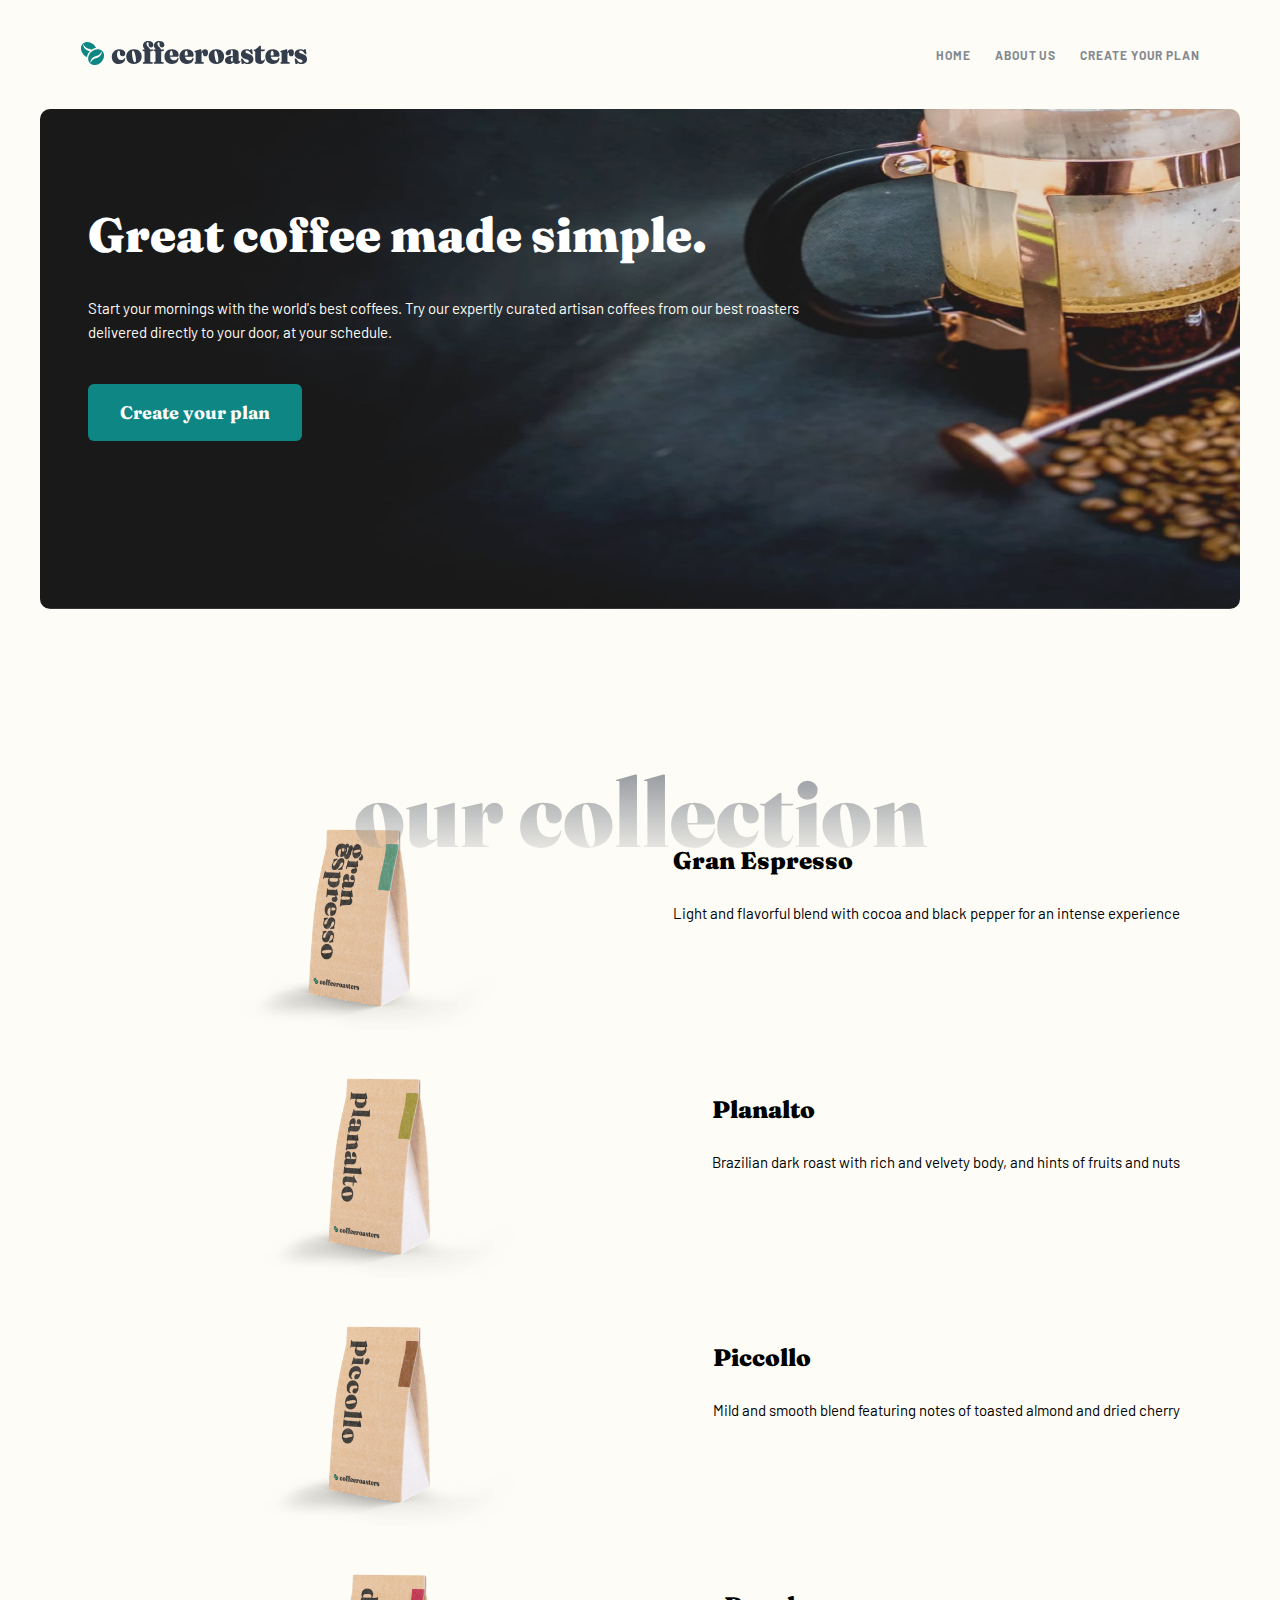
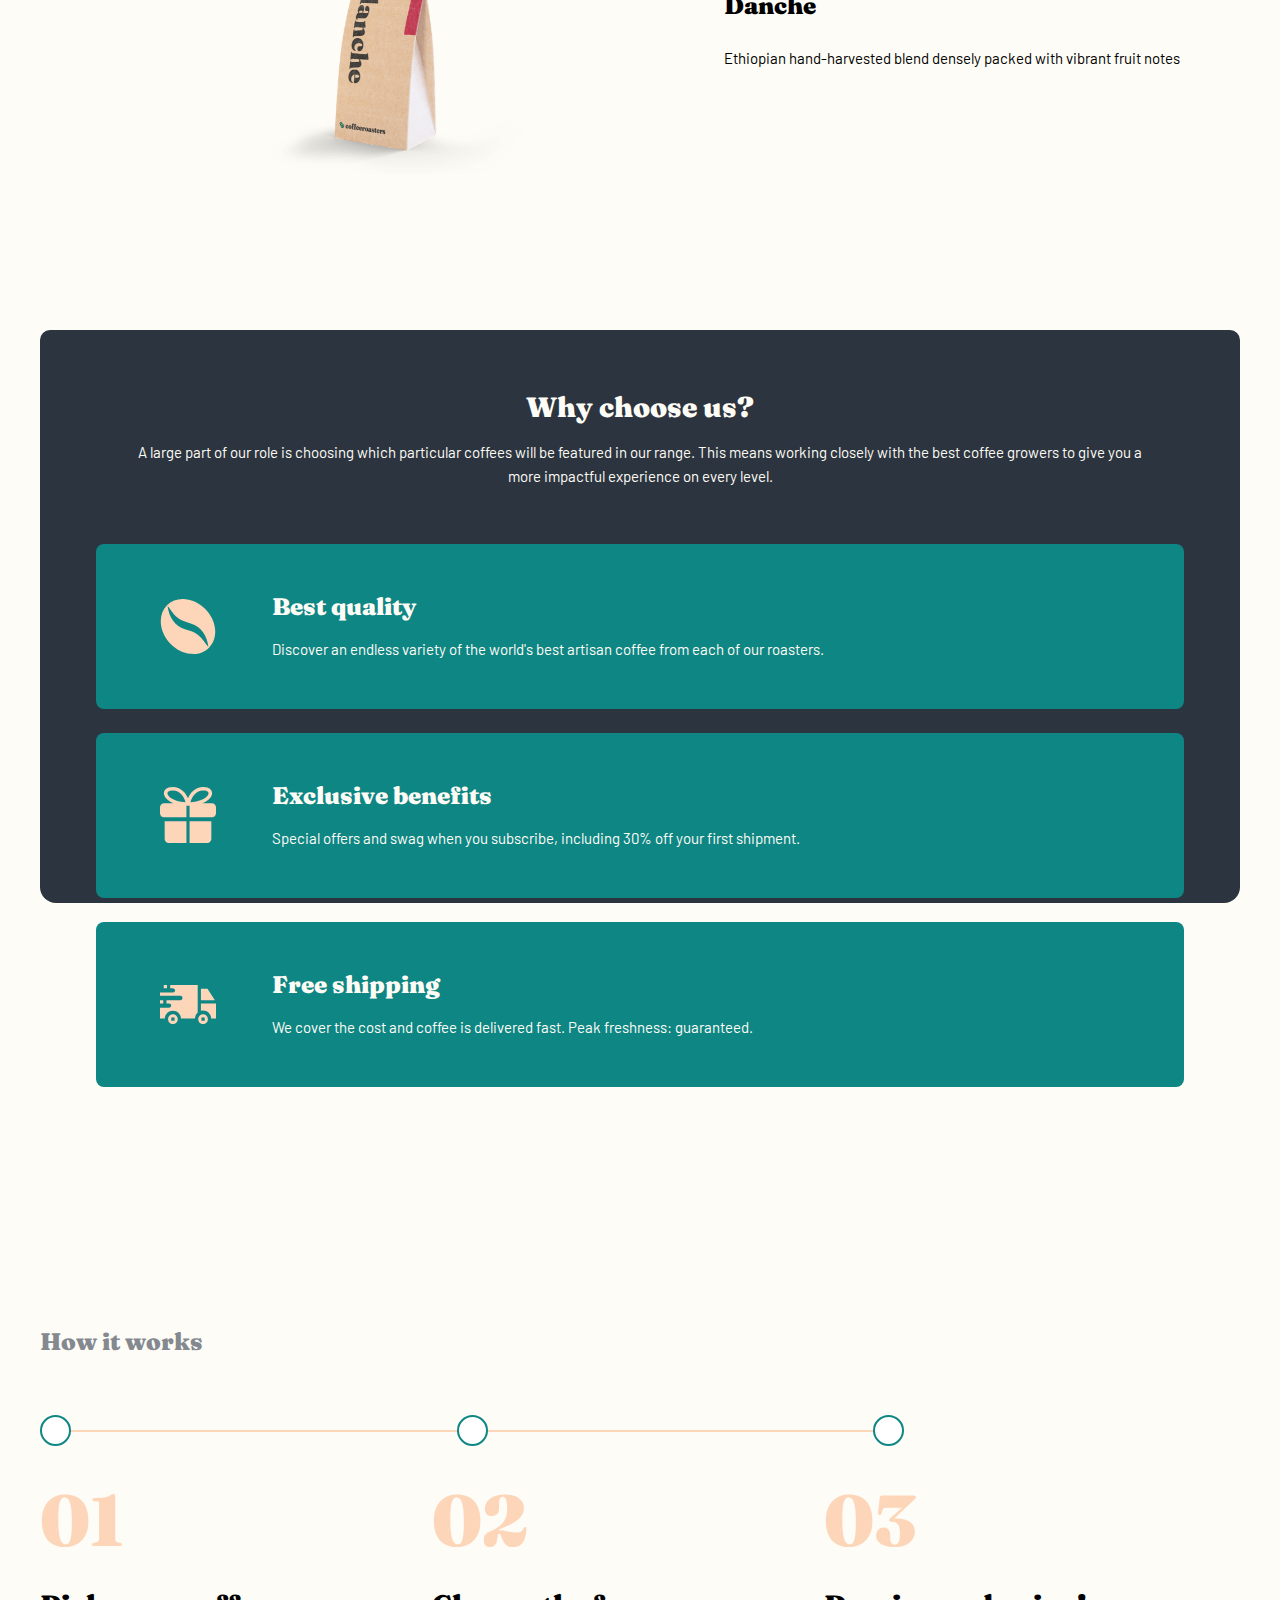
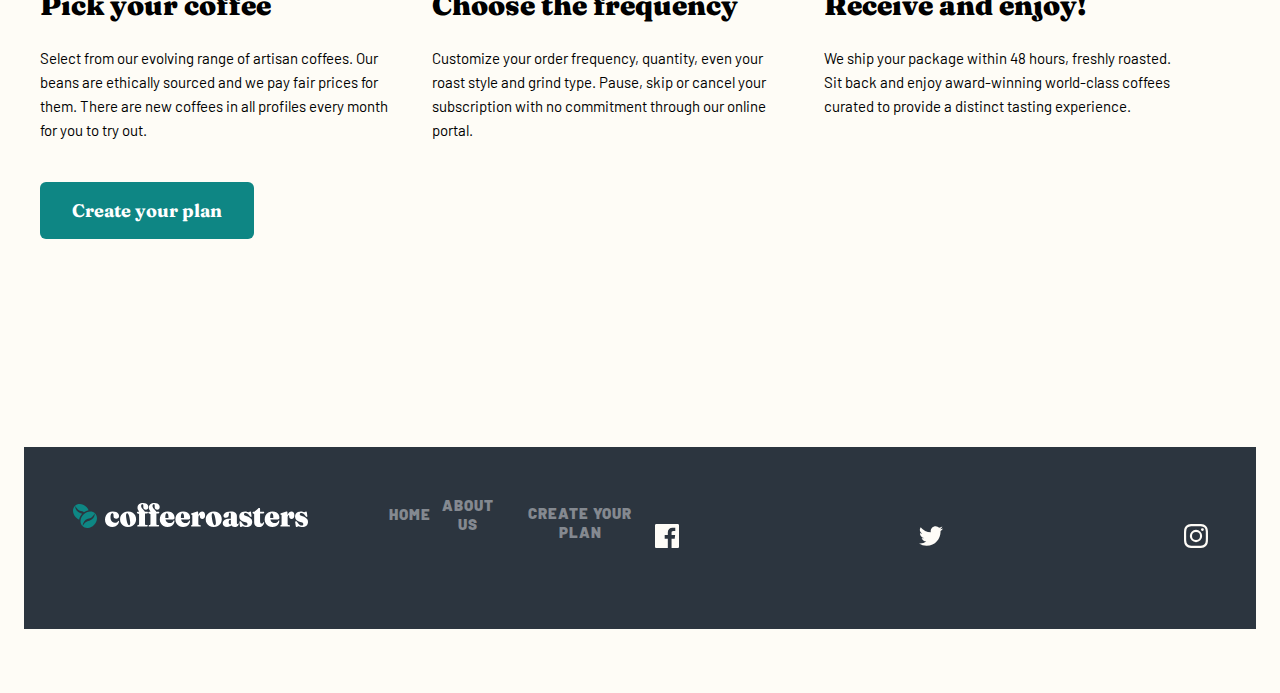
<file: index.html>
<!DOCTYPE html>
<html lang="en">
<head>
  <meta charset="UTF-8">
  <meta name="viewport" content="width=device-width, initial-scale=1.0">
  <link rel="icon" type="image/png" sizes="32x32" href="./assets/favicon-32x32.png">
  <link rel="preconnect" href="https://fonts.googleapis.com">
  <link rel="preconnect" href="https://fonts.gstatic.com" crossorigin>
  <link href="https://fonts.googleapis.com/css2?family=Barlow:wght@400;700&family=Fraunces:opsz,wght@9..144,400;9..144,500;9..144,700;9..144,900&display=swap" rel="stylesheet">
  <link rel="stylesheet" type="text/css" href="./assets/css/reset.css">
  <link rel="stylesheet" type="text/css" href="./assets/css/shared.css">
  <link rel="stylesheet" type="text/css" href="./assets/css/home.css">
  <script type="text/javascript" src="./assets/js/headerMenu.js"></script>
  <title>Coffeeroasters Subscription Site | Home</title>
</head>
<body>
  <header>
    <h1>
      <img id="header-logo" src="./assets/shared/desktop/logo.svg" alt="Coffeeroasters logo"/>
    </h1>
    <nav>
      <img id="img-hamburger" src="./assets/shared/mobile/icon-hamburger.svg" alt="Icon hamburger for hiding nav menu"/>
      <img id="img-close" class="hide" src="./assets/shared/mobile/icon-close.svg" alt="Icon close for closing mobile nav menu"/>
      <ul class="list-nav-menu hide">
        <li class="list-item-nav">
          <a href="./index.html">Home</a>
        </li>
        <li class="list-item-nav">
          <a href="./about.html">About Us</a>
        </li>
        <li class="list-item-nav">
          <a href="./plan.html">Create Your Plan</a>
        </li>
      </ul>
    </nav>
  </header>
  <main>
    <div class="div-hero">
      <img id="img-hero" src="./assets/home/mobile/image-hero-coffeepress.jpg" alt="Hero image showing a coffeepress"/>
      <div>
        <h2>Great coffee made simple.</h2>
        <div>Start your mornings with the world's best coffees. Try our expertly curated artisan coffees from our best roasters delivered directly to your door, at your schedule.</div>
        <button class="btn-cta">Create your plan</button>
      </div>
    </div>
    <div class="div-our-collection">
      <h3>Our collection</h3>
      <ul class="list-our-collection">
        <li class="list-item-display-coffee">
          <img class="img-coffee-bag" src="./assets/home/desktop/image-gran-espresso.png" alt="Gran espresso coffee bag"/>
          <div class="div-coffee-description">
            <h4>Gran Espresso</h4>
            <div>Light and flavorful blend with cocoa and black pepper for an intense experience</div>
          </div>
        </li>
        <li class="list-item-display-coffee">
          <img class="img-coffee-bag" src="./assets/home/desktop/image-planalto.png" alt="Planalto coffee bag"/>
          <div class="div-coffee-description">
            <h4>Planalto</h4>
            <div>Brazilian dark roast with rich and velvety body, and hints of fruits and nuts</div>
          </div>
        </li>
        <li class="list-item-display-coffee">
          <img class="img-coffee-bag" src="./assets/home/desktop/image-piccollo.png" alt="Piccollo coffee bag"/>
          <div class="div-coffee-description">
            <h4>Piccollo</h4>
            <div>Mild and smooth blend featuring notes of toasted almond and dried cherry</div>
          </div>
        </li>
        <li class="list-item-display-coffee">
          <img class="img-coffee-bag" src="./assets/home/desktop/image-danche.png" alt="Danche coffee bag"/>
          <div class="div-coffee-description">
            <h4>Danche</h4>
            <div>Ethiopian hand-harvested blend densely packed with vibrant fruit notes</div>
          </div>
        </li>
      </ul>
    </div>
    <div class="div-why">
      <div class="div-why-description">
        <h3>Why choose us?</h3>
        <div>A large part of our role is choosing which particular coffees will be featured in our range. This means working closely with the best coffee growers to give you a more impactful experience on every level.</div>
      </div>
      <ul class="list-why-reasons">
        <li class="list-item-why-reason">
          <img id="img-coffee-bean" class="img-why-reason" src="./assets/home/desktop/icon-coffee-bean.svg" alt="Image of a coffee bean"/>
          <div>
            <h4>Best quality</h4>
            <div>Discover an endless variety of the world's best artisan coffee from each of our roasters.</div>
          </div>
        </li>
        <li class="list-item-why-reason">
          <img id="img-gift" class="img-why-reason" src="./assets/home/desktop/icon-gift.svg" alt="Image of gift"/>
          <div>
            <h4>Exclusive benefits</h4>
            <div>Special offers and swag when you subscribe, including 30% off your first shipment.</div>
          </div>
        </li>
        <li class="list-item-why-reason">
          <img id="img-truck" class="img-why-reason" src="./assets/home/desktop/icon-truck.svg" alt="Image of truck"/>
          <div>
            <h4>Free shipping</h4>
            <div>We cover the cost and coffee is delivered fast. Peak freshness: guaranteed.</div>
          </div>
        </li>
      </ul>
    </div>
    <div class="div-how">
      <h3>How it works</h3>
      <div id="tablet-line-break">
        <span class="span-circle"></span>
        <span class="span-circle"></span>
        <span class="span-circle"></span>
      </div>
      <ul class="list-how">
        <li class="list-item-how">
          <span>01</span>
          <h4>Pick your coffee</h4>
          <div>Select from our evolving range of artisan coffees. Our beans are ethically sourced and we pay fair prices for them. There are new coffees in all profiles every month for you to try out.</div>
        </li>
        <li class="list-item-how">
          <span>02</span>
          <h4>Choose the frequency</h4>
          <div>Customize your order frequency, quantity, even your roast style and grind type. Pause, skip or cancel your subscription with no commitment through our online portal.</div>
        </li>
        <li class="list-item-how">
          <span>03</span>
          <h4>Receive and enjoy!</h4>
          <div>We ship your package within 48 hours, freshly roasted. Sit back and enjoy award-winning world-class coffees curated to provide a distinct tasting experience.</div>
        </li>
      </ul>
      <button class="btn-cta">Create your plan</button>
    </div>
  </main>
  <footer>
    <div class="div-footer">
      <h2 id="footer-logo">
        <svg id="img-logo" width="237" height="27" xmlns="http://www.w3.org/2000/svg"><g fill-rule="nonzero" fill="none"><path d="M40.237 24.95c1.304 0 2.444-.237 3.422-.71.978-.474 1.755-1.124 2.331-1.95.576-.827.907-1.78.994-2.86.011-.199-.019-.345-.09-.438a.374.374 0 00-.268-.157.623.623 0 00-.27.066c-.092.044-.22.143-.382.297-.294.562-.712.962-1.255 1.199-.544.237-1.217.355-2.021.355-.804 0-1.521-.21-2.152-.628-.63-.419-1.127-1.047-1.491-1.884-.364-.838-.546-1.874-.546-3.108 0-.86.079-1.581.236-2.165.158-.584.38-1.022.669-1.314.287-.292.61-.438.97-.438.358 0 .635.138.83.413.196.276.294.683.294 1.223v1.058c0 .893.23 1.595.693 2.108.461.512 1.138.768 2.029.768.87 0 1.556-.25 2.062-.752.505-.501.757-1.193.757-2.074 0-.838-.241-1.595-.725-2.273-.483-.678-1.184-1.215-2.102-1.612-.919-.396-2.046-.595-3.382-.595-1.565 0-2.934.35-4.108 1.05a7.38 7.38 0 00-2.746 2.86C33.33 14.594 33 15.963 33 17.495c0 1.587.315 2.934.945 4.041a6.4 6.4 0 002.584 2.537c1.092.584 2.328.876 3.708.876zm15.728-.033c1.619 0 3.04-.336 4.262-1.008 1.222-.672 2.179-1.584 2.869-2.735.69-1.152 1.034-2.455 1.034-3.91 0-1.531-.33-2.881-.994-4.05a7.107 7.107 0 00-2.77-2.743c-1.185-.661-2.57-.992-4.157-.992-1.597 0-3.01.342-4.237 1.025-1.228.683-2.19 1.606-2.885 2.769-.696 1.162-1.043 2.47-1.043 3.925 0 1.521.331 2.86.994 4.017a7.067 7.067 0 002.779 2.719c1.19.656 2.572.983 4.148.983zm1.239-1.719c-.337.066-.666-.082-.987-.446-.32-.364-.624-.975-.912-1.835-.288-.86-.563-1.989-.823-3.388-.25-1.4-.392-2.551-.424-3.455-.033-.903.032-1.586.195-2.05.163-.462.413-.732.75-.81.337-.065.666.084.986.447.32.364.628.975.921 1.835.294.86.57 1.989.831 3.388.261 1.4.405 2.554.432 3.463.027.91-.043 1.595-.212 2.058-.168.463-.42.727-.757.793zm17.781 1.422c.511 0 .766-.254.766-.76 0-.22-.06-.394-.179-.521-.12-.127-.304-.207-.554-.24l-1.402-.215a.589.589 0 01-.448-.297c-.092-.166-.138-.402-.138-.711V11.579h1.157c.608 0 1.054-.105 1.336-.315.283-.209.424-.479.424-.81 0-.22-.068-.382-.204-.487-.136-.105-.328-.157-.578-.157H72.75l-.015-.087a1.998 1.998 0 00-.264-.64l-.07-.108a8.286 8.286 0 00-.905-1.09 36.96 36.96 0 01-1.075-1.158 6.526 6.526 0 01-.905-1.297 3.138 3.138 0 01-.367-1.488c0-.518.104-.914.31-1.19.207-.275.51-.413.913-.413.315 0 .549.09.7.273.153.181.229.465.229.85v1.472c0 .837.239 1.51.717 2.016.478.507 1.108.76 1.89.76.707 0 1.286-.217 1.736-.652.451-.435.677-1.088.677-1.959 0-.738-.19-1.419-.57-2.041-.38-.623-.954-1.121-1.72-1.496S72.302 1 71.139 1c-1.804 0-3.195.433-4.173 1.298-.977.865-1.466 2.019-1.466 3.462 0 .606.081 1.116.244 1.53.163.412.348.768.554 1.065l.554.802c.123.178.199.363.23.556l.01.097h-1.43a.83.83 0 00-.508.145L65.1 10a.637.637 0 00-.203.488c0 .198.054.366.162.504.11.137.288.267.538.388l.946.314c.206.088.347.185.423.29a.643.643 0 01.115.388v9.554c0 .286-.05.507-.147.66a.73.73 0 01-.408.315l-.7.215a.978.978 0 00-.432.297.77.77 0 00-.139.48c0 .231.068.41.204.537.136.126.312.19.53.19h8.996zm11.377 0c.51 0 .766-.254.766-.76 0-.22-.06-.394-.18-.521-.119-.127-.304-.207-.554-.24l-1.401-.215a.589.589 0 01-.448-.297c-.093-.166-.139-.402-.139-.711V11.579h1.157c.609 0 1.054-.105 1.337-.315.282-.209.423-.479.423-.81 0-.22-.067-.382-.203-.487-.136-.105-.329-.157-.579-.157h-2.414l-.015-.087a1.998 1.998 0 00-.264-.64l-.07-.108a8.286 8.286 0 00-.904-1.09 36.96 36.96 0 01-1.076-1.158 6.526 6.526 0 01-.904-1.297 3.138 3.138 0 01-.367-1.488c0-.518.103-.914.31-1.19.206-.275.51-.413.912-.413.315 0 .55.09.701.273.152.181.228.465.228.85v1.472c0 .837.24 1.51.718 2.016.478.507 1.108.76 1.89.76.706 0 1.285-.217 1.736-.652.45-.435.676-1.088.676-1.959 0-.738-.19-1.419-.57-2.041-.38-.623-.954-1.121-1.72-1.496S83.678 1 82.515 1c-1.803 0-3.194.433-4.172 1.298-.978.865-1.467 2.019-1.467 3.462 0 .606.082 1.116.245 1.53.163.412.347.768.554 1.065l.554.802c.122.178.198.363.229.556l.011.097h-1.43a.83.83 0 00-.509.145l-.053.045a.637.637 0 00-.204.488c0 .198.054.366.163.504.109.137.288.267.538.388l.945.314c.207.088.348.185.424.29a.643.643 0 01.114.388v9.554c0 .286-.049.507-.147.66a.73.73 0 01-.407.315l-.701.215a.978.978 0 00-.432.297.77.77 0 00-.138.48c0 .231.067.41.203.537.136.126.313.19.53.19h8.997zm9.11.33c1.38 0 2.598-.27 3.652-.81 1.054-.54 1.874-1.258 2.46-2.157.588-.898.881-1.887.881-2.966 0-.21-.038-.359-.114-.447a.353.353 0 00-.277-.132.64.64 0 00-.27.074c-.102.05-.22.146-.35.29-.228.705-.676 1.256-1.344 1.653-.668.396-1.437.595-2.306.595-1.359 0-2.445-.466-3.26-1.397-.478-.546-.816-1.273-1.013-2.18l-.016-.076h7.45c.472 0 .841-.125 1.11-.374l.064-.064c.272-.292.407-.692.407-1.199 0-1.168-.274-2.228-.823-3.181-.548-.954-1.333-1.708-2.355-2.265-1.021-.556-2.238-.835-3.65-.835-1.663 0-3.087.33-4.271.992a6.684 6.684 0 00-2.714 2.769c-.624 1.184-.937 2.564-.937 4.14 0 1.499.323 2.818.97 3.959A6.821 6.821 0 0091.463 24c1.152.634 2.489.95 4.01.95zm-2.127-8.878a12.966 12.966 0 01-.024-.791c0-1.036.076-1.851.229-2.446.152-.595.347-1.017.586-1.265.24-.248.506-.372.799-.372.38 0 .736.325 1.068.976.33.65.497 1.73.497 3.24 0 .462-.207.693-.62.693h-2.533l-.002-.035zm17.71 8.878c1.38 0 2.596-.27 3.65-.81 1.054-.54 1.875-1.258 2.461-2.157.587-.898.88-1.887.88-2.966 0-.21-.038-.359-.114-.447a.353.353 0 00-.277-.132.64.64 0 00-.269.074c-.103.05-.22.146-.35.29-.228.705-.676 1.256-1.345 1.653-.668.396-1.437.595-2.306.595-1.358 0-2.445-.466-3.26-1.397-.477-.546-.815-1.273-1.013-2.18l-.016-.076h7.451c.471 0 .841-.125 1.109-.374l.065-.064c.271-.292.407-.692.407-1.199 0-1.168-.274-2.228-.823-3.181-.549-.954-1.334-1.708-2.355-2.265-1.022-.556-2.239-.835-3.651-.835-1.663 0-3.086.33-4.27.992a6.684 6.684 0 00-2.714 2.769c-.625 1.184-.937 2.564-.937 4.14 0 1.499.323 2.818.97 3.959A6.821 6.821 0 00107.044 24c1.152.634 2.488.95 4.01.95zm-2.129-8.878a12.966 12.966 0 01-.023-.791c0-1.036.076-1.851.228-2.446.152-.595.348-1.017.587-1.265s.505-.372.798-.372c.38 0 .737.325 1.068.976.331.65.497 1.73.497 3.24 0 .462-.206.693-.62.693h-2.533l-.002-.035zm19.079 8.548c.26 0 .46-.069.595-.207a.732.732 0 00.204-.537.82.82 0 00-.147-.488c-.098-.137-.26-.223-.489-.256l-1.222-.248a.647.647 0 01-.457-.339c-.098-.181-.146-.427-.146-.735v-5.818c0-.65.038-1.185.114-1.604.076-.418.187-.73.334-.933.146-.204.318-.306.513-.306.196 0 .337.071.424.215.087.143.136.341.147.595l.016.66c.022.75.225 1.329.611 1.736.386.408.98.612 1.785.612.826 0 1.5-.298 2.02-.893.522-.595.783-1.526.783-2.793 0-1.278-.25-2.231-.75-2.86-.5-.628-1.217-.942-2.151-.942-.771 0-1.483.24-2.135.72-.652.479-1.176 1.211-1.573 2.198a6.529 6.529 0 00-.182.515l-.028.094-.124-2.568c-.029-.304-.082-.525-.158-.663l-.03-.048c-.092-.132-.23-.198-.415-.198-.13 0-.288.022-.473.066a4.95 4.95 0 00-.684.231l-4.63 1.34c-.26.098-.445.217-.553.355a.74.74 0 00-.163.47.64.64 0 00.106.38c.07.1.182.194.334.282l.424.05a.618.618 0 01.301.272c.06.116.09.306.09.57v8.397c0 .33-.027.568-.082.71a.552.552 0 01-.293.315l-.375.149c-.141.099-.253.206-.334.322a.743.743 0 00-.122.438c0 .231.068.413.203.545.136.133.324.199.563.199h8.149zm13.626.297c1.619 0 3.04-.336 4.262-1.008 1.222-.672 2.178-1.584 2.868-2.735.69-1.152 1.035-2.455 1.035-3.91 0-1.531-.331-2.881-.994-4.05a7.107 7.107 0 00-2.77-2.743c-1.185-.661-2.57-.992-4.157-.992-1.597 0-3.01.342-4.238 1.025-1.227.683-2.189 1.606-2.884 2.769-.696 1.162-1.043 2.47-1.043 3.925 0 1.521.33 2.86.994 4.017a7.067 7.067 0 002.779 2.719c1.19.656 2.572.983 4.148.983zm1.238-1.719c-.336.066-.665-.082-.986-.446-.32-.364-.624-.975-.912-1.835-.288-.86-.563-1.989-.824-3.388-.25-1.4-.39-2.551-.423-3.455-.033-.903.032-1.586.195-2.05.163-.462.413-.732.75-.81.337-.065.666.084.986.447.32.364.628.975.921 1.835.293.86.57 1.989.831 3.388.261 1.4.405 2.554.432 3.463.027.91-.043 1.595-.212 2.058-.168.463-.42.727-.758.793zm19.852 1.752c.913 0 1.663-.168 2.25-.504.586-.336 1.023-.735 1.311-1.198.288-.463.432-.887.432-1.273a.751.751 0 00-.106-.413.324.324 0 00-.285-.165.32.32 0 00-.147.033.325.325 0 00-.114.099c-.054.198-.138.336-.252.413a.643.643 0 01-.367.116c-.185 0-.323-.064-.416-.19-.092-.127-.138-.295-.138-.504v-7.306c0-1.455-.492-2.581-1.475-3.38-.984-.8-2.524-1.199-4.62-1.199-1.63 0-2.992.204-4.084.612-1.092.408-1.912.928-2.46 1.562-.55.634-.824 1.28-.824 1.942 0 .705.204 1.242.611 1.612.408.369.997.553 1.769.553.945 0 1.69-.256 2.233-.768.543-.513.815-1.177.815-1.992v-1.256c0-.309.095-.548.285-.72.19-.17.426-.255.709-.255.304 0 .546.113.725.338.18.226.27.532.27.918l-.001 4.818-.087-.019a5.455 5.455 0 00-.91-.087l-.176-.001c-2.337 0-4.078.396-5.224 1.19-1.146.793-1.72 1.9-1.72 3.322 0 1.08.394 1.967 1.182 2.661.788.694 1.834 1.041 3.137 1.041.978 0 1.891-.2 2.739-.603.635-.302 1.152-.698 1.55-1.188l.022-.03.024.075c.125.357.354.677.688.96l.103.084c.603.468 1.454.702 2.551.702zm-4.563-2.578c-.435 0-.786-.18-1.052-.537-.266-.358-.4-.907-.4-1.645 0-.771.129-1.355.384-1.752s.595-.595 1.019-.595c.25 0 .467.025.652.074l.08.025v4.242l-.052.03c-.174.09-.353.142-.538.155l-.093.003zM174.212 25c1.934 0 3.417-.446 4.45-1.339 1.032-.892 1.548-2.11 1.548-3.653 0-.936-.174-1.757-.522-2.463-.348-.705-.956-1.33-1.825-1.876-.87-.545-2.092-1.06-3.668-1.545-.586-.187-1.04-.377-1.36-.57-.321-.193-.541-.4-.66-.62-.12-.22-.18-.457-.18-.71 0-.376.136-.679.408-.91.271-.231.673-.347 1.206-.347.739 0 1.437.248 2.094.744.657.496 1.383 1.344 2.176 2.545.206.254.413.438.62.554.206.116.401.151.586.107a.574.574 0 00.424-.454c.054-.237.043-.576-.033-1.017l-.424-3.041c-.043-.32-.125-.545-.244-.678a.607.607 0 00-.473-.198c-.174 0-.39.06-.652.182-.26.121-.519.245-.774.372-.255.126-.448.19-.578.19-.12 0-.297-.066-.53-.199-.234-.132-.562-.264-.986-.396-.424-.133-.973-.199-1.646-.199-1.12 0-2.127.204-3.024.612-.896.408-1.603.989-2.119 1.744-.516.755-.774 1.655-.774 2.702 0 .926.193 1.736.579 2.43.386.694.975 1.29 1.768 1.785.793.496 1.793.898 3 1.207.781.209 1.382.421 1.8.636.418.215.706.45.864.703.158.253.236.534.236.842 0 .408-.136.744-.407 1.009-.272.264-.685.396-1.239.396a3.417 3.417 0 01-1.491-.338c-.473-.226-.96-.615-1.459-1.166-.5-.55-1.06-1.305-1.679-2.264-.184-.254-.394-.43-.627-.53a.84.84 0 00-.71.017c-.227.089-.374.276-.44.562-.064.287-.048.64.05 1.058l.505 3.29c.076.33.185.55.326.66.141.11.293.166.456.166.185 0 .41-.06.677-.182l.798-.363c.267-.122.481-.182.644-.182.163 0 .378.06.644.182a7.51 7.51 0 001.043.363c.43.121.97.182 1.622.182zm12.908-.05c.978 0 1.826-.19 2.543-.57a4.366 4.366 0 001.703-1.587c.418-.677.666-1.462.742-2.355.01-.253-.025-.421-.106-.504a.242.242 0 00-.286-.058c-.13.198-.266.397-.407.595-.141.198-.29.377-.448.537-.158.16-.334.29-.53.389-.195.099-.407.148-.636.148-.532 0-.937-.198-1.214-.595-.277-.396-.415-1.008-.415-1.834v-7.537h2.444c.555 0 .97-.096 1.244-.286l.06-.045c.272-.22.408-.485.408-.793 0-.22-.065-.383-.196-.488-.13-.105-.315-.157-.554-.157h-3.407V6.85c0-.294-.055-.518-.167-.672l-.044-.055c-.142-.154-.337-.231-.587-.231a1.21 1.21 0 00-.652.206 2.83 2.83 0 00-.652.603l-3.015 2.53c-.185.23-.332.385-.44.462a.541.541 0 01-.31.116h-.799a.861.861 0 00-.603.223.738.738 0 00-.244.57c0 .188.027.345.081.471.055.127.174.235.359.323l.766.248c.174.077.283.176.326.297.043.121.065.298.065.53v7.47c0 1.73.416 2.997 1.247 3.802.831.804 2.073 1.206 3.724 1.206zm13.218 0c1.38 0 2.597-.27 3.651-.81 1.054-.54 1.875-1.258 2.462-2.157.586-.898.88-1.887.88-2.966 0-.21-.038-.359-.114-.447a.353.353 0 00-.278-.132.64.64 0 00-.268.074c-.104.05-.22.146-.35.29-.23.705-.677 1.256-1.346 1.653-.668.396-1.437.595-2.306.595-1.358 0-2.445-.466-3.26-1.397-.477-.546-.815-1.273-1.013-2.18l-.016-.076h7.451c.472 0 .841-.125 1.109-.374l.065-.064c.271-.292.407-.692.407-1.199 0-1.168-.274-2.228-.823-3.181-.549-.954-1.334-1.708-2.355-2.265-1.022-.556-2.238-.835-3.651-.835-1.662 0-3.086.33-4.27.992a6.684 6.684 0 00-2.714 2.769c-.625 1.184-.937 2.564-.937 4.14 0 1.499.323 2.818.97 3.959A6.821 6.821 0 00196.329 24c1.152.634 2.488.95 4.01.95zm-2.128-8.878a12.966 12.966 0 01-.023-.791c0-1.036.076-1.851.228-2.446.152-.595.348-1.017.587-1.265.24-.248.505-.372.799-.372.38 0 .736.325 1.067.976.332.65.497 1.73.497 3.24 0 .462-.206.693-.619.693h-2.534l-.002-.035zm19.08 8.548c.26 0 .458-.069.594-.207a.732.732 0 00.204-.537.82.82 0 00-.147-.488c-.098-.137-.26-.223-.489-.256l-1.222-.248a.647.647 0 01-.457-.339c-.097-.181-.146-.427-.146-.735v-5.818c0-.65.038-1.185.114-1.604.076-.418.187-.73.334-.933.147-.204.318-.306.513-.306.196 0 .337.071.424.215.087.143.136.341.147.595l.016.66c.022.75.225 1.329.611 1.736.386.408.98.612 1.785.612.826 0 1.5-.298 2.021-.893.522-.595.782-1.526.782-2.793 0-1.278-.25-2.231-.75-2.86-.5-.628-1.216-.942-2.15-.942-.772 0-1.484.24-2.136.72-.652.479-1.176 1.211-1.573 2.198a6.529 6.529 0 00-.182.515l-.028.095-.124-2.569c-.029-.304-.081-.525-.158-.663l-.03-.048c-.092-.132-.23-.198-.415-.198-.13 0-.288.022-.473.066a4.95 4.95 0 00-.684.231l-4.629 1.34c-.26.098-.446.217-.554.355a.74.74 0 00-.163.47.64.64 0 00.106.38c.07.1.182.194.334.282l.424.05a.618.618 0 01.301.272c.06.116.09.306.09.57v8.397c0 .33-.027.568-.082.71a.552.552 0 01-.293.315l-.375.149c-.141.099-.253.206-.334.322a.743.743 0 00-.122.438c0 .231.068.413.203.545.136.133.324.199.563.199h8.15zm12.712.38c1.934 0 3.417-.446 4.45-1.339 1.032-.892 1.548-2.11 1.548-3.653 0-.936-.174-1.757-.522-2.463-.347-.705-.956-1.33-1.825-1.876-.87-.545-2.092-1.06-3.667-1.545-.587-.187-1.04-.377-1.361-.57-.32-.193-.54-.4-.66-.62-.12-.22-.18-.457-.18-.71 0-.376.136-.679.408-.91.272-.231.674-.347 1.206-.347.739 0 1.437.248 2.094.744.658.496 1.383 1.344 2.176 2.545.207.254.413.438.62.554.206.116.402.151.586.107a.574.574 0 00.424-.454c.054-.237.044-.576-.032-1.017l-.424-3.041c-.044-.32-.125-.545-.245-.678a.607.607 0 00-.472-.198c-.174 0-.392.06-.652.182-.261.121-.52.245-.774.372-.256.126-.449.19-.58.19-.119 0-.295-.066-.529-.199-.233-.132-.562-.264-.986-.396-.424-.133-.972-.199-1.646-.199-1.12 0-2.127.204-3.023.612-.897.408-1.603.989-2.12 1.744-.515.755-.773 1.655-.773 2.702 0 .926.192 1.736.578 2.43.386.694.975 1.29 1.769 1.785.793.496 1.792.898 2.999 1.207.782.209 1.382.421 1.8.636.419.215.707.45.864.703.158.253.237.534.237.842 0 .408-.136.744-.408 1.009-.271.264-.684.396-1.238.396a3.417 3.417 0 01-1.492-.338c-.472-.226-.959-.615-1.459-1.166-.5-.55-1.059-1.305-1.678-2.264-.185-.254-.394-.43-.628-.53a.84.84 0 00-.709.017c-.228.089-.375.276-.44.562-.065.287-.049.64.049 1.058l.505 3.29c.076.33.185.55.326.66.142.11.294.166.457.166.184 0 .41-.06.676-.182l.799-.363c.266-.122.48-.182.643-.182.163 0 .378.06.644.182a7.51 7.51 0 001.043.363c.43.121.97.182 1.622.182z" fill="#FFFFFF"/><path d="M23.123 11.378c2.89 2.89 2.387 8.1-1.126 11.613-1.688 1.687-3.813 2.74-5.987 2.965-.29.029-.576.044-.856.044-1.87 0-3.539-.656-4.769-1.886-1.416-1.414-2.07-3.412-1.839-5.625.224-2.173 1.277-4.299 2.964-5.986 3.515-3.512 8.724-4.019 11.613-1.125zm-.18.18c-.961 1.16-1.67 2.482-2.851 3.453-1.257 1.033-2.64 1.41-4.161 1.85-3.338.97-4.988 3.791-5.369 7.075 1.043-1.253 1.808-2.657 3.125-3.663 1.152-.88 2.398-1.227 3.754-1.598 3.411-.936 5.105-3.781 5.502-7.117zM14.49 5.003a10.573 10.573 0 012.165 3.151c-1.68.29-3.308.992-4.75 2.046a7.17 7.17 0 00-1.837-.84c-1.519-.44-2.903-.816-4.16-1.85-1.18-.971-1.889-2.296-2.852-3.454.396 3.336 2.091 6.182 5.502 7.118.576.157 1.128.32 1.666.511-1.626 1.713-2.696 3.8-3.07 5.97A10.607 10.607 0 014 15.491C.492 11.978-.014 6.768 2.877 3.878 5.766.986 10.975 1.49 14.489 5.003z" fill="#0E8784"/></g></svg>
      </h2>
      <ul class="list-footer-pages">
        <li><a href="./index.html">Home</a></li>
        <li><a href="./about.html">About Us</a></li>
        <li><a href="./plan.html">Create Your Plan</a></li>
      </ul>
      <ul class="list-footer-social-media-links">
        <li>
          <a href="#facebook">
            <svg id="img-facebook" xmlns="http://www.w3.org/2000/svg" width="24" height="24"><path fill="#FEFCF7" d="M22.675 0H1.325C.593 0 0 .593 0 1.325v21.351C0 23.407.593 24 1.325 24H12.82v-9.294H9.692v-3.622h3.128V8.413c0-3.1 1.893-4.788 4.659-4.788 1.325 0 2.463.099 2.795.143v3.24l-1.918.001c-1.504 0-1.795.715-1.795 1.763v2.313h3.587l-.467 3.622h-3.12V24h6.116c.73 0 1.323-.593 1.323-1.325V1.325C24 .593 23.407 0 22.675 0z"/></svg>
          </a>
        </li>
        <li>
          <a href="#twitter">
            <svg id="img-twitter" xmlns="http://www.w3.org/2000/svg" width="24" height="20"><path fill="#FEFCF7" d="M24 2.557a9.83 9.83 0 01-2.828.775A4.932 4.932 0 0023.337.608a9.864 9.864 0 01-3.127 1.195A4.916 4.916 0 0016.616.248c-3.179 0-5.515 2.966-4.797 6.045A13.978 13.978 0 011.671 1.149a4.93 4.93 0 001.523 6.574 4.903 4.903 0 01-2.229-.616c-.054 2.281 1.581 4.415 3.949 4.89a4.935 4.935 0 01-2.224.084 4.928 4.928 0 004.6 3.419A9.9 9.9 0 010 17.54a13.94 13.94 0 007.548 2.212c9.142 0 14.307-7.721 13.995-14.646A10.025 10.025 0 0024 2.557z"/></svg>
          </a>
        </li>
        <li>
          <a href="#instagram">
            <svg id="img-instagram" xmlns="http://www.w3.org/2000/svg" width="24" height="24"><path fill="#FEFCF7" d="M12 2.163c3.204 0 3.584.012 4.85.07 3.252.148 4.771 1.691 4.919 4.919.058 1.265.069 1.645.069 4.849 0 3.205-.012 3.584-.069 4.849-.149 3.225-1.664 4.771-4.919 4.919-1.266.058-1.644.07-4.85.07-3.204 0-3.584-.012-4.849-.07-3.26-.149-4.771-1.699-4.919-4.92-.058-1.265-.07-1.644-.07-4.849 0-3.204.013-3.583.07-4.849.149-3.227 1.664-4.771 4.919-4.919 1.266-.057 1.645-.069 4.849-.069zM12 0C8.741 0 8.333.014 7.053.072 2.695.272.273 2.69.073 7.052.014 8.333 0 8.741 0 12c0 3.259.014 3.668.072 4.948.2 4.358 2.618 6.78 6.98 6.98C8.333 23.986 8.741 24 12 24c3.259 0 3.668-.014 4.948-.072 4.354-.2 6.782-2.618 6.979-6.98.059-1.28.073-1.689.073-4.948 0-3.259-.014-3.667-.072-4.947-.196-4.354-2.617-6.78-6.979-6.98C15.668.014 15.259 0 12 0zm0 5.838a6.162 6.162 0 100 12.324 6.162 6.162 0 000-12.324zM12 16a4 4 0 110-8 4 4 0 010 8zm6.406-11.845a1.44 1.44 0 100 2.881 1.44 1.44 0 000-2.881z"/></svg>
          </a>
        </li>
      </ul>
    </div>
  </footer>
  <div id="div-bg-header-open" class="hide"></div>
</body>
</html>
</file>
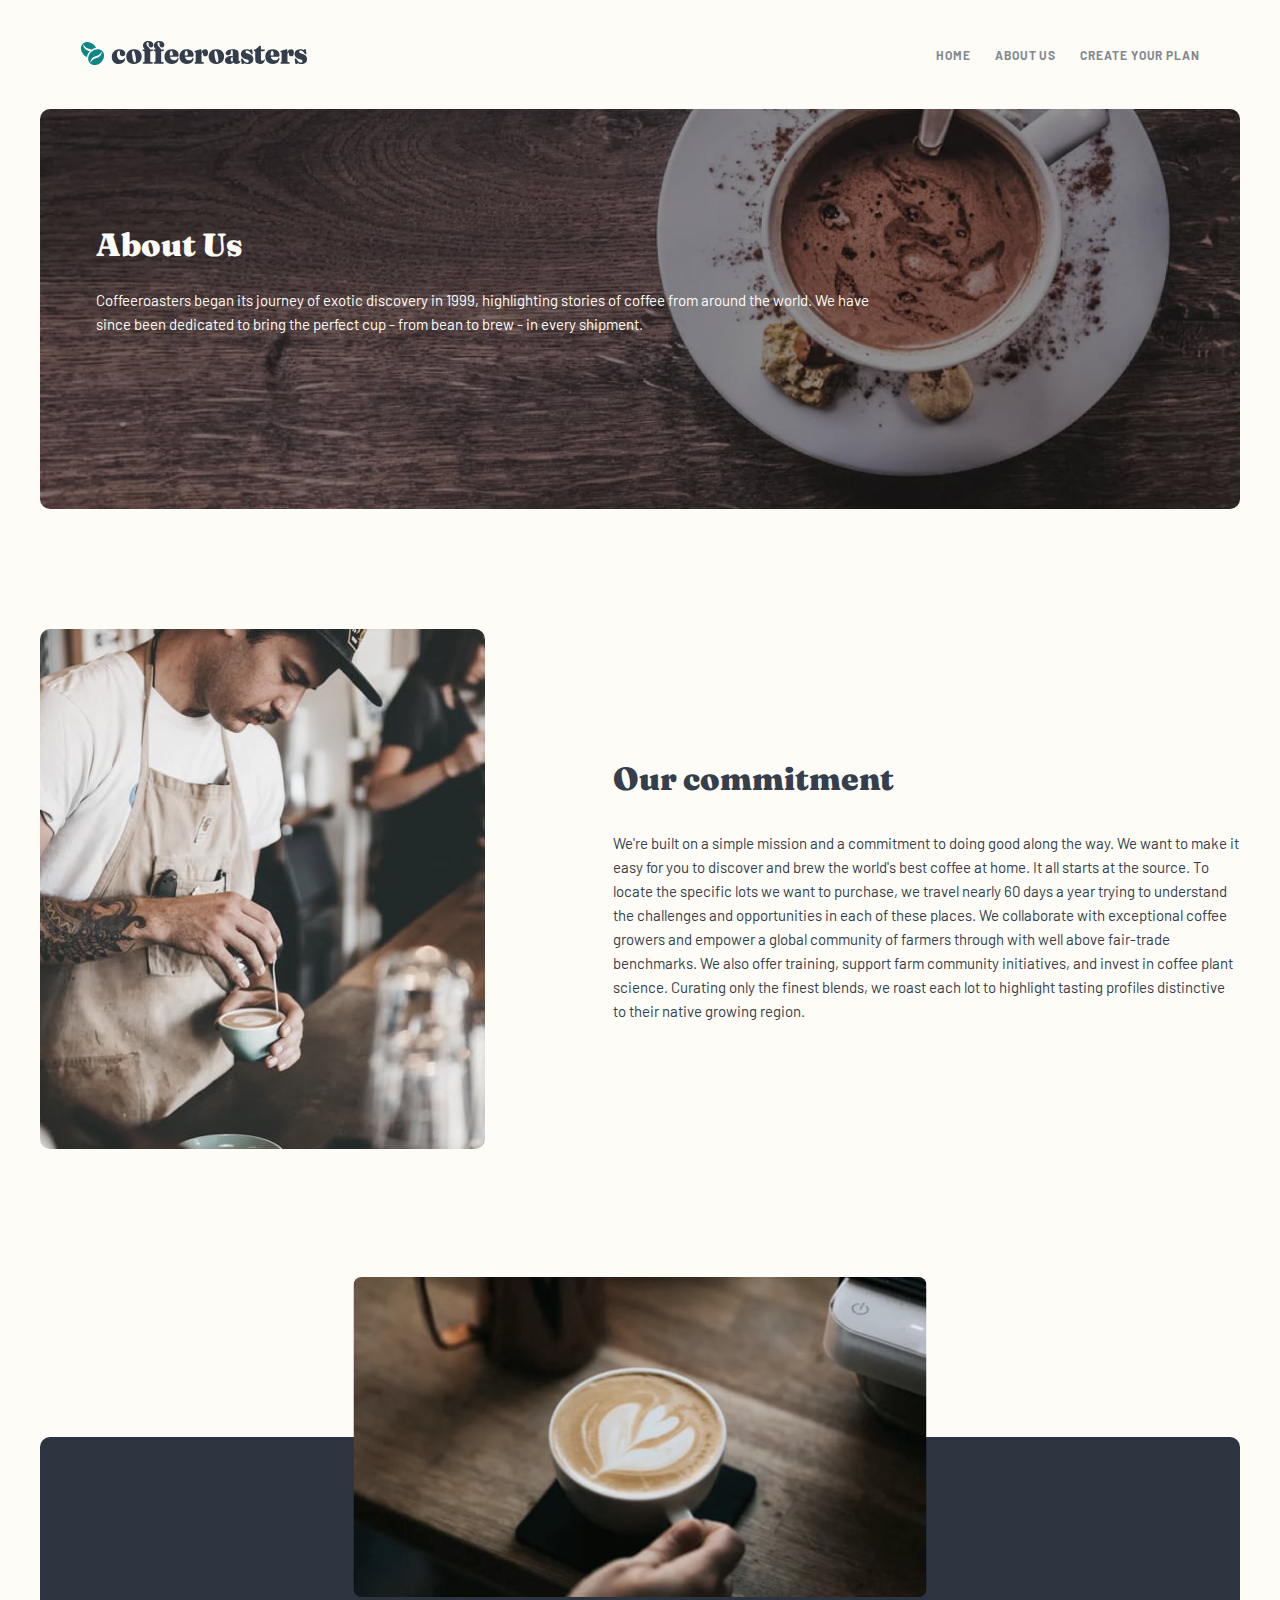
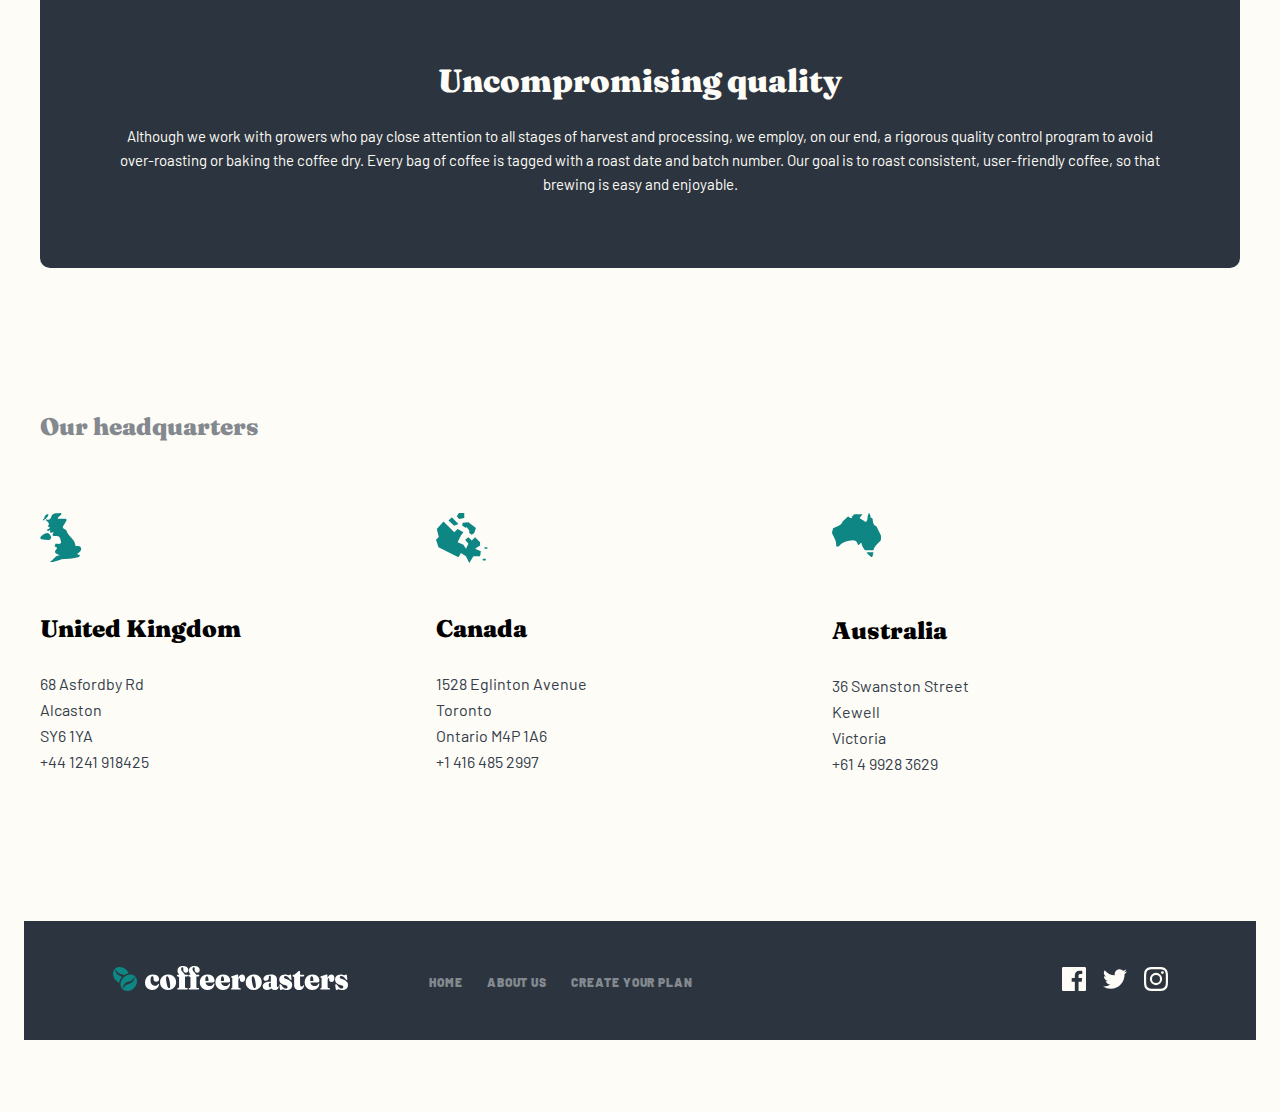
<file: about.html>
<!DOCTYPE html>
<html lang="en">
<head>
  <meta charset="UTF-8">
  <meta name="viewport" content="width=device-width, initial-scale=1.0">
  <link rel="icon" type="image/png" sizes="32x32" href="./assets/favicon-32x32.png">
  <link rel="preconnect" href="https://fonts.googleapis.com">
  <link rel="preconnect" href="https://fonts.gstatic.com" crossorigin>
  <link href="https://fonts.googleapis.com/css2?family=Barlow:wght@400;700&family=Fraunces:opsz,wght@9..144,400;9..144,500;9..144,700;9..144,900&display=swap" rel="stylesheet">
  <link rel="stylesheet" type="text/css" href="./assets/css/reset.css">
  <link rel="stylesheet" type="text/css" href="./assets/css/shared.css">
  <link rel="stylesheet" type="text/css" href="./assets/css/about.css">
  <script type="text/javascript" src="./assets/js/headerMenu.js"></script>
  <title>Frontend Mentor | Coffeeroasters subscription site</title>
</head>
<body>
  <header>
    <h1>
      <img id="header-logo" src="./assets/shared/desktop/logo.svg" alt="Coffeeroasters logo"/>
    </h1>
    <nav>
      <img id="img-hamburger" src="./assets/shared/mobile/icon-hamburger.svg" alt="Icon hamburger for hiding nav menu"/>
      <img id="img-close" class="hide" src="./assets/shared/mobile/icon-close.svg" alt="Icon close for closing mobile nav menu"/>
      <ul class="list-nav-menu hide">
        <li class="list-item-nav">
          <a href="./index.html">Home</a>
        </li>
        <li class="list-item-nav">
          <a href="./about.html">About Us</a>
        </li>
        <li class="list-item-nav">
          <a href="./plan.html">Create Your Plan</a>
        </li>
      </ul>
    </nav>
  </header>
  <main>
    <div class="div-hero">
      <img id="img-about" src="./assets/about/mobile/image-hero-whitecup.jpg" alt="Image of coffee" />
      <div>
        <h2>About Us</h2>
        <div>Coffeeroasters began its journey of exotic discovery in 1999, highlighting stories of coffee from around the world. We have since been dedicated to bring the perfect cup - from bean to brew - in every shipment.</div>
      </div>
    </div>
    <div class="div-our-commitment">
      <img id="img-our-commitment" src="./assets/about/mobile/image-commitment.jpg" alt="Image of a making espresso"/>
      <div>
        <h3>Our commitment</h3>
        <div>We're built on a simple mission and a commitment to doing good along the way. We want to make it easy for you to discover and brew the world's best coffee at home. It all starts at the source. To locate the specific lots we want to purchase, we travel nearly 60 days a year trying to understand the challenges and opportunities in each of these places. We collaborate with exceptional coffee growers and empower a global community of farmers through with well above fair-trade benchmarks. We also offer training, support farm community initiatives, and invest in coffee plant science. Curating only the finest blends, we roast each lot to highlight tasting profiles distinctive to their native growing region.</div>
      </div>
    </div>
    <div class="div-uncompromising-quality">
      <img id="img-uncompromising-quality" src="./assets/about/mobile/image-quality.jpg" alt="Image of a cup of espresso on a table"/>
      <h3>Uncompromising quality</h3>
      <div>Although we work with growers who pay close attention to all stages of harvest and processing, we employ, on our end, a rigorous quality control program to avoid over-roasting or baking the coffee dry. Every bag of coffee is tagged with a roast date and batch number. Our goal is to roast consistent, user-friendly coffee, so that brewing is easy and enjoyable.</div>
    </div>
    <div class="div-our-headquarters">
      <h3>Our headquarters</h3>
      <ul class="list-headquarter-locations">
        <li class="list-item-headquarter-location">
          <img id="img-united-kingdom" src="./assets/about/desktop/illustration-uk.svg" alt="Image of the UK"/>
          <div>
            <h4>United Kingdom</h4>
            <div class="div-address">
              <span>68 Asfordby Rd</span>
              <span>Alcaston</span>
              <span>SY6 1YA</span>
              <span>+44 1241 918425</span>
            </div>
          </div>
        </li>
        <li class="list-item-headquarter-location">
          <img id="img-canada" src="./assets/about/desktop/illustration-canada.svg" alt="Image of Canada"/>
          <div>
            <h4>Canada</h4>
            <div class="div-address">
              <span>1528 Eglinton Avenue</span>
              <span>Toronto</span>
              <span>Ontario M4P 1A6</span>
              <span>+1 416 485 2997</span>
            </div>
          </div>
        </li>
        <li class="list-item-headquarter-location">
          <img id="img-australia" src="./assets/about/desktop/illustration-australia.svg" alt="Image of Australia"/>
          <div>
            <h4>Australia</h4>
            <div class="div-address">
              <span>36 Swanston Street</span>
              <span>Kewell</span>
              <span>Victoria</span>
              <span>+61 4 9928 3629</span>
            </div>
          </div>
        </li>
      </ul>
    </div>
  </main>
  <footer>
    <div class="div-footer">
      <h2 id="footer-logo">
        <svg width="237" height="27" xmlns="http://www.w3.org/2000/svg"><g fill-rule="nonzero" fill="none"><path d="M40.237 24.95c1.304 0 2.444-.237 3.422-.71.978-.474 1.755-1.124 2.331-1.95.576-.827.907-1.78.994-2.86.011-.199-.019-.345-.09-.438a.374.374 0 00-.268-.157.623.623 0 00-.27.066c-.092.044-.22.143-.382.297-.294.562-.712.962-1.255 1.199-.544.237-1.217.355-2.021.355-.804 0-1.521-.21-2.152-.628-.63-.419-1.127-1.047-1.491-1.884-.364-.838-.546-1.874-.546-3.108 0-.86.079-1.581.236-2.165.158-.584.38-1.022.669-1.314.287-.292.61-.438.97-.438.358 0 .635.138.83.413.196.276.294.683.294 1.223v1.058c0 .893.23 1.595.693 2.108.461.512 1.138.768 2.029.768.87 0 1.556-.25 2.062-.752.505-.501.757-1.193.757-2.074 0-.838-.241-1.595-.725-2.273-.483-.678-1.184-1.215-2.102-1.612-.919-.396-2.046-.595-3.382-.595-1.565 0-2.934.35-4.108 1.05a7.38 7.38 0 00-2.746 2.86C33.33 14.594 33 15.963 33 17.495c0 1.587.315 2.934.945 4.041a6.4 6.4 0 002.584 2.537c1.092.584 2.328.876 3.708.876zm15.728-.033c1.619 0 3.04-.336 4.262-1.008 1.222-.672 2.179-1.584 2.869-2.735.69-1.152 1.034-2.455 1.034-3.91 0-1.531-.33-2.881-.994-4.05a7.107 7.107 0 00-2.77-2.743c-1.185-.661-2.57-.992-4.157-.992-1.597 0-3.01.342-4.237 1.025-1.228.683-2.19 1.606-2.885 2.769-.696 1.162-1.043 2.47-1.043 3.925 0 1.521.331 2.86.994 4.017a7.067 7.067 0 002.779 2.719c1.19.656 2.572.983 4.148.983zm1.239-1.719c-.337.066-.666-.082-.987-.446-.32-.364-.624-.975-.912-1.835-.288-.86-.563-1.989-.823-3.388-.25-1.4-.392-2.551-.424-3.455-.033-.903.032-1.586.195-2.05.163-.462.413-.732.75-.81.337-.065.666.084.986.447.32.364.628.975.921 1.835.294.86.57 1.989.831 3.388.261 1.4.405 2.554.432 3.463.027.91-.043 1.595-.212 2.058-.168.463-.42.727-.757.793zm17.781 1.422c.511 0 .766-.254.766-.76 0-.22-.06-.394-.179-.521-.12-.127-.304-.207-.554-.24l-1.402-.215a.589.589 0 01-.448-.297c-.092-.166-.138-.402-.138-.711V11.579h1.157c.608 0 1.054-.105 1.336-.315.283-.209.424-.479.424-.81 0-.22-.068-.382-.204-.487-.136-.105-.328-.157-.578-.157H72.75l-.015-.087a1.998 1.998 0 00-.264-.64l-.07-.108a8.286 8.286 0 00-.905-1.09 36.96 36.96 0 01-1.075-1.158 6.526 6.526 0 01-.905-1.297 3.138 3.138 0 01-.367-1.488c0-.518.104-.914.31-1.19.207-.275.51-.413.913-.413.315 0 .549.09.7.273.153.181.229.465.229.85v1.472c0 .837.239 1.51.717 2.016.478.507 1.108.76 1.89.76.707 0 1.286-.217 1.736-.652.451-.435.677-1.088.677-1.959 0-.738-.19-1.419-.57-2.041-.38-.623-.954-1.121-1.72-1.496S72.302 1 71.139 1c-1.804 0-3.195.433-4.173 1.298-.977.865-1.466 2.019-1.466 3.462 0 .606.081 1.116.244 1.53.163.412.348.768.554 1.065l.554.802c.123.178.199.363.23.556l.01.097h-1.43a.83.83 0 00-.508.145L65.1 10a.637.637 0 00-.203.488c0 .198.054.366.162.504.11.137.288.267.538.388l.946.314c.206.088.347.185.423.29a.643.643 0 01.115.388v9.554c0 .286-.05.507-.147.66a.73.73 0 01-.408.315l-.7.215a.978.978 0 00-.432.297.77.77 0 00-.139.48c0 .231.068.41.204.537.136.126.312.19.53.19h8.996zm11.377 0c.51 0 .766-.254.766-.76 0-.22-.06-.394-.18-.521-.119-.127-.304-.207-.554-.24l-1.401-.215a.589.589 0 01-.448-.297c-.093-.166-.139-.402-.139-.711V11.579h1.157c.609 0 1.054-.105 1.337-.315.282-.209.423-.479.423-.81 0-.22-.067-.382-.203-.487-.136-.105-.329-.157-.579-.157h-2.414l-.015-.087a1.998 1.998 0 00-.264-.64l-.07-.108a8.286 8.286 0 00-.904-1.09 36.96 36.96 0 01-1.076-1.158 6.526 6.526 0 01-.904-1.297 3.138 3.138 0 01-.367-1.488c0-.518.103-.914.31-1.19.206-.275.51-.413.912-.413.315 0 .55.09.701.273.152.181.228.465.228.85v1.472c0 .837.24 1.51.718 2.016.478.507 1.108.76 1.89.76.706 0 1.285-.217 1.736-.652.45-.435.676-1.088.676-1.959 0-.738-.19-1.419-.57-2.041-.38-.623-.954-1.121-1.72-1.496S83.678 1 82.515 1c-1.803 0-3.194.433-4.172 1.298-.978.865-1.467 2.019-1.467 3.462 0 .606.082 1.116.245 1.53.163.412.347.768.554 1.065l.554.802c.122.178.198.363.229.556l.011.097h-1.43a.83.83 0 00-.509.145l-.053.045a.637.637 0 00-.204.488c0 .198.054.366.163.504.109.137.288.267.538.388l.945.314c.207.088.348.185.424.29a.643.643 0 01.114.388v9.554c0 .286-.049.507-.147.66a.73.73 0 01-.407.315l-.701.215a.978.978 0 00-.432.297.77.77 0 00-.138.48c0 .231.067.41.203.537.136.126.313.19.53.19h8.997zm9.11.33c1.38 0 2.598-.27 3.652-.81 1.054-.54 1.874-1.258 2.46-2.157.588-.898.881-1.887.881-2.966 0-.21-.038-.359-.114-.447a.353.353 0 00-.277-.132.64.64 0 00-.27.074c-.102.05-.22.146-.35.29-.228.705-.676 1.256-1.344 1.653-.668.396-1.437.595-2.306.595-1.359 0-2.445-.466-3.26-1.397-.478-.546-.816-1.273-1.013-2.18l-.016-.076h7.45c.472 0 .841-.125 1.11-.374l.064-.064c.272-.292.407-.692.407-1.199 0-1.168-.274-2.228-.823-3.181-.548-.954-1.333-1.708-2.355-2.265-1.021-.556-2.238-.835-3.65-.835-1.663 0-3.087.33-4.271.992a6.684 6.684 0 00-2.714 2.769c-.624 1.184-.937 2.564-.937 4.14 0 1.499.323 2.818.97 3.959A6.821 6.821 0 0091.463 24c1.152.634 2.489.95 4.01.95zm-2.127-8.878a12.966 12.966 0 01-.024-.791c0-1.036.076-1.851.229-2.446.152-.595.347-1.017.586-1.265.24-.248.506-.372.799-.372.38 0 .736.325 1.068.976.33.65.497 1.73.497 3.24 0 .462-.207.693-.62.693h-2.533l-.002-.035zm17.71 8.878c1.38 0 2.596-.27 3.65-.81 1.054-.54 1.875-1.258 2.461-2.157.587-.898.88-1.887.88-2.966 0-.21-.038-.359-.114-.447a.353.353 0 00-.277-.132.64.64 0 00-.269.074c-.103.05-.22.146-.35.29-.228.705-.676 1.256-1.345 1.653-.668.396-1.437.595-2.306.595-1.358 0-2.445-.466-3.26-1.397-.477-.546-.815-1.273-1.013-2.18l-.016-.076h7.451c.471 0 .841-.125 1.109-.374l.065-.064c.271-.292.407-.692.407-1.199 0-1.168-.274-2.228-.823-3.181-.549-.954-1.334-1.708-2.355-2.265-1.022-.556-2.239-.835-3.651-.835-1.663 0-3.086.33-4.27.992a6.684 6.684 0 00-2.714 2.769c-.625 1.184-.937 2.564-.937 4.14 0 1.499.323 2.818.97 3.959A6.821 6.821 0 00107.044 24c1.152.634 2.488.95 4.01.95zm-2.129-8.878a12.966 12.966 0 01-.023-.791c0-1.036.076-1.851.228-2.446.152-.595.348-1.017.587-1.265s.505-.372.798-.372c.38 0 .737.325 1.068.976.331.65.497 1.73.497 3.24 0 .462-.206.693-.62.693h-2.533l-.002-.035zm19.079 8.548c.26 0 .46-.069.595-.207a.732.732 0 00.204-.537.82.82 0 00-.147-.488c-.098-.137-.26-.223-.489-.256l-1.222-.248a.647.647 0 01-.457-.339c-.098-.181-.146-.427-.146-.735v-5.818c0-.65.038-1.185.114-1.604.076-.418.187-.73.334-.933.146-.204.318-.306.513-.306.196 0 .337.071.424.215.087.143.136.341.147.595l.016.66c.022.75.225 1.329.611 1.736.386.408.98.612 1.785.612.826 0 1.5-.298 2.02-.893.522-.595.783-1.526.783-2.793 0-1.278-.25-2.231-.75-2.86-.5-.628-1.217-.942-2.151-.942-.771 0-1.483.24-2.135.72-.652.479-1.176 1.211-1.573 2.198a6.529 6.529 0 00-.182.515l-.028.094-.124-2.568c-.029-.304-.082-.525-.158-.663l-.03-.048c-.092-.132-.23-.198-.415-.198-.13 0-.288.022-.473.066a4.95 4.95 0 00-.684.231l-4.63 1.34c-.26.098-.445.217-.553.355a.74.74 0 00-.163.47.64.64 0 00.106.38c.07.1.182.194.334.282l.424.05a.618.618 0 01.301.272c.06.116.09.306.09.57v8.397c0 .33-.027.568-.082.71a.552.552 0 01-.293.315l-.375.149c-.141.099-.253.206-.334.322a.743.743 0 00-.122.438c0 .231.068.413.203.545.136.133.324.199.563.199h8.149zm13.626.297c1.619 0 3.04-.336 4.262-1.008 1.222-.672 2.178-1.584 2.868-2.735.69-1.152 1.035-2.455 1.035-3.91 0-1.531-.331-2.881-.994-4.05a7.107 7.107 0 00-2.77-2.743c-1.185-.661-2.57-.992-4.157-.992-1.597 0-3.01.342-4.238 1.025-1.227.683-2.189 1.606-2.884 2.769-.696 1.162-1.043 2.47-1.043 3.925 0 1.521.33 2.86.994 4.017a7.067 7.067 0 002.779 2.719c1.19.656 2.572.983 4.148.983zm1.238-1.719c-.336.066-.665-.082-.986-.446-.32-.364-.624-.975-.912-1.835-.288-.86-.563-1.989-.824-3.388-.25-1.4-.39-2.551-.423-3.455-.033-.903.032-1.586.195-2.05.163-.462.413-.732.75-.81.337-.065.666.084.986.447.32.364.628.975.921 1.835.293.86.57 1.989.831 3.388.261 1.4.405 2.554.432 3.463.027.91-.043 1.595-.212 2.058-.168.463-.42.727-.758.793zm19.852 1.752c.913 0 1.663-.168 2.25-.504.586-.336 1.023-.735 1.311-1.198.288-.463.432-.887.432-1.273a.751.751 0 00-.106-.413.324.324 0 00-.285-.165.32.32 0 00-.147.033.325.325 0 00-.114.099c-.054.198-.138.336-.252.413a.643.643 0 01-.367.116c-.185 0-.323-.064-.416-.19-.092-.127-.138-.295-.138-.504v-7.306c0-1.455-.492-2.581-1.475-3.38-.984-.8-2.524-1.199-4.62-1.199-1.63 0-2.992.204-4.084.612-1.092.408-1.912.928-2.46 1.562-.55.634-.824 1.28-.824 1.942 0 .705.204 1.242.611 1.612.408.369.997.553 1.769.553.945 0 1.69-.256 2.233-.768.543-.513.815-1.177.815-1.992v-1.256c0-.309.095-.548.285-.72.19-.17.426-.255.709-.255.304 0 .546.113.725.338.18.226.27.532.27.918l-.001 4.818-.087-.019a5.455 5.455 0 00-.91-.087l-.176-.001c-2.337 0-4.078.396-5.224 1.19-1.146.793-1.72 1.9-1.72 3.322 0 1.08.394 1.967 1.182 2.661.788.694 1.834 1.041 3.137 1.041.978 0 1.891-.2 2.739-.603.635-.302 1.152-.698 1.55-1.188l.022-.03.024.075c.125.357.354.677.688.96l.103.084c.603.468 1.454.702 2.551.702zm-4.563-2.578c-.435 0-.786-.18-1.052-.537-.266-.358-.4-.907-.4-1.645 0-.771.129-1.355.384-1.752s.595-.595 1.019-.595c.25 0 .467.025.652.074l.08.025v4.242l-.052.03c-.174.09-.353.142-.538.155l-.093.003zM174.212 25c1.934 0 3.417-.446 4.45-1.339 1.032-.892 1.548-2.11 1.548-3.653 0-.936-.174-1.757-.522-2.463-.348-.705-.956-1.33-1.825-1.876-.87-.545-2.092-1.06-3.668-1.545-.586-.187-1.04-.377-1.36-.57-.321-.193-.541-.4-.66-.62-.12-.22-.18-.457-.18-.71 0-.376.136-.679.408-.91.271-.231.673-.347 1.206-.347.739 0 1.437.248 2.094.744.657.496 1.383 1.344 2.176 2.545.206.254.413.438.62.554.206.116.401.151.586.107a.574.574 0 00.424-.454c.054-.237.043-.576-.033-1.017l-.424-3.041c-.043-.32-.125-.545-.244-.678a.607.607 0 00-.473-.198c-.174 0-.39.06-.652.182-.26.121-.519.245-.774.372-.255.126-.448.19-.578.19-.12 0-.297-.066-.53-.199-.234-.132-.562-.264-.986-.396-.424-.133-.973-.199-1.646-.199-1.12 0-2.127.204-3.024.612-.896.408-1.603.989-2.119 1.744-.516.755-.774 1.655-.774 2.702 0 .926.193 1.736.579 2.43.386.694.975 1.29 1.768 1.785.793.496 1.793.898 3 1.207.781.209 1.382.421 1.8.636.418.215.706.45.864.703.158.253.236.534.236.842 0 .408-.136.744-.407 1.009-.272.264-.685.396-1.239.396a3.417 3.417 0 01-1.491-.338c-.473-.226-.96-.615-1.459-1.166-.5-.55-1.06-1.305-1.679-2.264-.184-.254-.394-.43-.627-.53a.84.84 0 00-.71.017c-.227.089-.374.276-.44.562-.064.287-.048.64.05 1.058l.505 3.29c.076.33.185.55.326.66.141.11.293.166.456.166.185 0 .41-.06.677-.182l.798-.363c.267-.122.481-.182.644-.182.163 0 .378.06.644.182a7.51 7.51 0 001.043.363c.43.121.97.182 1.622.182zm12.908-.05c.978 0 1.826-.19 2.543-.57a4.366 4.366 0 001.703-1.587c.418-.677.666-1.462.742-2.355.01-.253-.025-.421-.106-.504a.242.242 0 00-.286-.058c-.13.198-.266.397-.407.595-.141.198-.29.377-.448.537-.158.16-.334.29-.53.389-.195.099-.407.148-.636.148-.532 0-.937-.198-1.214-.595-.277-.396-.415-1.008-.415-1.834v-7.537h2.444c.555 0 .97-.096 1.244-.286l.06-.045c.272-.22.408-.485.408-.793 0-.22-.065-.383-.196-.488-.13-.105-.315-.157-.554-.157h-3.407V6.85c0-.294-.055-.518-.167-.672l-.044-.055c-.142-.154-.337-.231-.587-.231a1.21 1.21 0 00-.652.206 2.83 2.83 0 00-.652.603l-3.015 2.53c-.185.23-.332.385-.44.462a.541.541 0 01-.31.116h-.799a.861.861 0 00-.603.223.738.738 0 00-.244.57c0 .188.027.345.081.471.055.127.174.235.359.323l.766.248c.174.077.283.176.326.297.043.121.065.298.065.53v7.47c0 1.73.416 2.997 1.247 3.802.831.804 2.073 1.206 3.724 1.206zm13.218 0c1.38 0 2.597-.27 3.651-.81 1.054-.54 1.875-1.258 2.462-2.157.586-.898.88-1.887.88-2.966 0-.21-.038-.359-.114-.447a.353.353 0 00-.278-.132.64.64 0 00-.268.074c-.104.05-.22.146-.35.29-.23.705-.677 1.256-1.346 1.653-.668.396-1.437.595-2.306.595-1.358 0-2.445-.466-3.26-1.397-.477-.546-.815-1.273-1.013-2.18l-.016-.076h7.451c.472 0 .841-.125 1.109-.374l.065-.064c.271-.292.407-.692.407-1.199 0-1.168-.274-2.228-.823-3.181-.549-.954-1.334-1.708-2.355-2.265-1.022-.556-2.238-.835-3.651-.835-1.662 0-3.086.33-4.27.992a6.684 6.684 0 00-2.714 2.769c-.625 1.184-.937 2.564-.937 4.14 0 1.499.323 2.818.97 3.959A6.821 6.821 0 00196.329 24c1.152.634 2.488.95 4.01.95zm-2.128-8.878a12.966 12.966 0 01-.023-.791c0-1.036.076-1.851.228-2.446.152-.595.348-1.017.587-1.265.24-.248.505-.372.799-.372.38 0 .736.325 1.067.976.332.65.497 1.73.497 3.24 0 .462-.206.693-.619.693h-2.534l-.002-.035zm19.08 8.548c.26 0 .458-.069.594-.207a.732.732 0 00.204-.537.82.82 0 00-.147-.488c-.098-.137-.26-.223-.489-.256l-1.222-.248a.647.647 0 01-.457-.339c-.097-.181-.146-.427-.146-.735v-5.818c0-.65.038-1.185.114-1.604.076-.418.187-.73.334-.933.147-.204.318-.306.513-.306.196 0 .337.071.424.215.087.143.136.341.147.595l.016.66c.022.75.225 1.329.611 1.736.386.408.98.612 1.785.612.826 0 1.5-.298 2.021-.893.522-.595.782-1.526.782-2.793 0-1.278-.25-2.231-.75-2.86-.5-.628-1.216-.942-2.15-.942-.772 0-1.484.24-2.136.72-.652.479-1.176 1.211-1.573 2.198a6.529 6.529 0 00-.182.515l-.028.095-.124-2.569c-.029-.304-.081-.525-.158-.663l-.03-.048c-.092-.132-.23-.198-.415-.198-.13 0-.288.022-.473.066a4.95 4.95 0 00-.684.231l-4.629 1.34c-.26.098-.446.217-.554.355a.74.74 0 00-.163.47.64.64 0 00.106.38c.07.1.182.194.334.282l.424.05a.618.618 0 01.301.272c.06.116.09.306.09.57v8.397c0 .33-.027.568-.082.71a.552.552 0 01-.293.315l-.375.149c-.141.099-.253.206-.334.322a.743.743 0 00-.122.438c0 .231.068.413.203.545.136.133.324.199.563.199h8.15zm12.712.38c1.934 0 3.417-.446 4.45-1.339 1.032-.892 1.548-2.11 1.548-3.653 0-.936-.174-1.757-.522-2.463-.347-.705-.956-1.33-1.825-1.876-.87-.545-2.092-1.06-3.667-1.545-.587-.187-1.04-.377-1.361-.57-.32-.193-.54-.4-.66-.62-.12-.22-.18-.457-.18-.71 0-.376.136-.679.408-.91.272-.231.674-.347 1.206-.347.739 0 1.437.248 2.094.744.658.496 1.383 1.344 2.176 2.545.207.254.413.438.62.554.206.116.402.151.586.107a.574.574 0 00.424-.454c.054-.237.044-.576-.032-1.017l-.424-3.041c-.044-.32-.125-.545-.245-.678a.607.607 0 00-.472-.198c-.174 0-.392.06-.652.182-.261.121-.52.245-.774.372-.256.126-.449.19-.58.19-.119 0-.295-.066-.529-.199-.233-.132-.562-.264-.986-.396-.424-.133-.972-.199-1.646-.199-1.12 0-2.127.204-3.023.612-.897.408-1.603.989-2.12 1.744-.515.755-.773 1.655-.773 2.702 0 .926.192 1.736.578 2.43.386.694.975 1.29 1.769 1.785.793.496 1.792.898 2.999 1.207.782.209 1.382.421 1.8.636.419.215.707.45.864.703.158.253.237.534.237.842 0 .408-.136.744-.408 1.009-.271.264-.684.396-1.238.396a3.417 3.417 0 01-1.492-.338c-.472-.226-.959-.615-1.459-1.166-.5-.55-1.059-1.305-1.678-2.264-.185-.254-.394-.43-.628-.53a.84.84 0 00-.709.017c-.228.089-.375.276-.44.562-.065.287-.049.64.049 1.058l.505 3.29c.076.33.185.55.326.66.142.11.294.166.457.166.184 0 .41-.06.676-.182l.799-.363c.266-.122.48-.182.643-.182.163 0 .378.06.644.182a7.51 7.51 0 001.043.363c.43.121.97.182 1.622.182z" fill="#FFFFFF"/><path d="M23.123 11.378c2.89 2.89 2.387 8.1-1.126 11.613-1.688 1.687-3.813 2.74-5.987 2.965-.29.029-.576.044-.856.044-1.87 0-3.539-.656-4.769-1.886-1.416-1.414-2.07-3.412-1.839-5.625.224-2.173 1.277-4.299 2.964-5.986 3.515-3.512 8.724-4.019 11.613-1.125zm-.18.18c-.961 1.16-1.67 2.482-2.851 3.453-1.257 1.033-2.64 1.41-4.161 1.85-3.338.97-4.988 3.791-5.369 7.075 1.043-1.253 1.808-2.657 3.125-3.663 1.152-.88 2.398-1.227 3.754-1.598 3.411-.936 5.105-3.781 5.502-7.117zM14.49 5.003a10.573 10.573 0 012.165 3.151c-1.68.29-3.308.992-4.75 2.046a7.17 7.17 0 00-1.837-.84c-1.519-.44-2.903-.816-4.16-1.85-1.18-.971-1.889-2.296-2.852-3.454.396 3.336 2.091 6.182 5.502 7.118.576.157 1.128.32 1.666.511-1.626 1.713-2.696 3.8-3.07 5.97A10.607 10.607 0 014 15.491C.492 11.978-.014 6.768 2.877 3.878 5.766.986 10.975 1.49 14.489 5.003z" fill="#0E8784"/></g></svg>
      </h2>
      <ul class="list-footer-pages">
        <li><a href="./index.html">Home</a></li>
        <li><a href="./about.html">About Us</a></li>
        <li><a href="./plan.html">Create Your Plan</a></li>
      </ul>
      <ul class="list-footer-social-media-links">
        <li>
          <a href="#facebook">
            <svg id="img-facebook" xmlns="http://www.w3.org/2000/svg" width="24" height="24"><path fill="#FEFCF7" d="M22.675 0H1.325C.593 0 0 .593 0 1.325v21.351C0 23.407.593 24 1.325 24H12.82v-9.294H9.692v-3.622h3.128V8.413c0-3.1 1.893-4.788 4.659-4.788 1.325 0 2.463.099 2.795.143v3.24l-1.918.001c-1.504 0-1.795.715-1.795 1.763v2.313h3.587l-.467 3.622h-3.12V24h6.116c.73 0 1.323-.593 1.323-1.325V1.325C24 .593 23.407 0 22.675 0z"/></svg>
          </a>
        </li>
        <li>
          <a href="#twitter">
            <svg id="img-twitter" xmlns="http://www.w3.org/2000/svg" width="24" height="20"><path fill="#FEFCF7" d="M24 2.557a9.83 9.83 0 01-2.828.775A4.932 4.932 0 0023.337.608a9.864 9.864 0 01-3.127 1.195A4.916 4.916 0 0016.616.248c-3.179 0-5.515 2.966-4.797 6.045A13.978 13.978 0 011.671 1.149a4.93 4.93 0 001.523 6.574 4.903 4.903 0 01-2.229-.616c-.054 2.281 1.581 4.415 3.949 4.89a4.935 4.935 0 01-2.224.084 4.928 4.928 0 004.6 3.419A9.9 9.9 0 010 17.54a13.94 13.94 0 007.548 2.212c9.142 0 14.307-7.721 13.995-14.646A10.025 10.025 0 0024 2.557z"/></svg>
          </a>
        </li>
        <li>
          <a href="#instagram">
            <svg id="img-instagram" xmlns="http://www.w3.org/2000/svg" width="24" height="24"><path fill="#FEFCF7" d="M12 2.163c3.204 0 3.584.012 4.85.07 3.252.148 4.771 1.691 4.919 4.919.058 1.265.069 1.645.069 4.849 0 3.205-.012 3.584-.069 4.849-.149 3.225-1.664 4.771-4.919 4.919-1.266.058-1.644.07-4.85.07-3.204 0-3.584-.012-4.849-.07-3.26-.149-4.771-1.699-4.919-4.92-.058-1.265-.07-1.644-.07-4.849 0-3.204.013-3.583.07-4.849.149-3.227 1.664-4.771 4.919-4.919 1.266-.057 1.645-.069 4.849-.069zM12 0C8.741 0 8.333.014 7.053.072 2.695.272.273 2.69.073 7.052.014 8.333 0 8.741 0 12c0 3.259.014 3.668.072 4.948.2 4.358 2.618 6.78 6.98 6.98C8.333 23.986 8.741 24 12 24c3.259 0 3.668-.014 4.948-.072 4.354-.2 6.782-2.618 6.979-6.98.059-1.28.073-1.689.073-4.948 0-3.259-.014-3.667-.072-4.947-.196-4.354-2.617-6.78-6.979-6.98C15.668.014 15.259 0 12 0zm0 5.838a6.162 6.162 0 100 12.324 6.162 6.162 0 000-12.324zM12 16a4 4 0 110-8 4 4 0 010 8zm6.406-11.845a1.44 1.44 0 100 2.881 1.44 1.44 0 000-2.881z"/></svg>
          </a>
        </li>
      </ul>
    </div>
  </footer>
  <div id="div-bg-header-open" class="hide"></div>
</body>
</html>
</file>
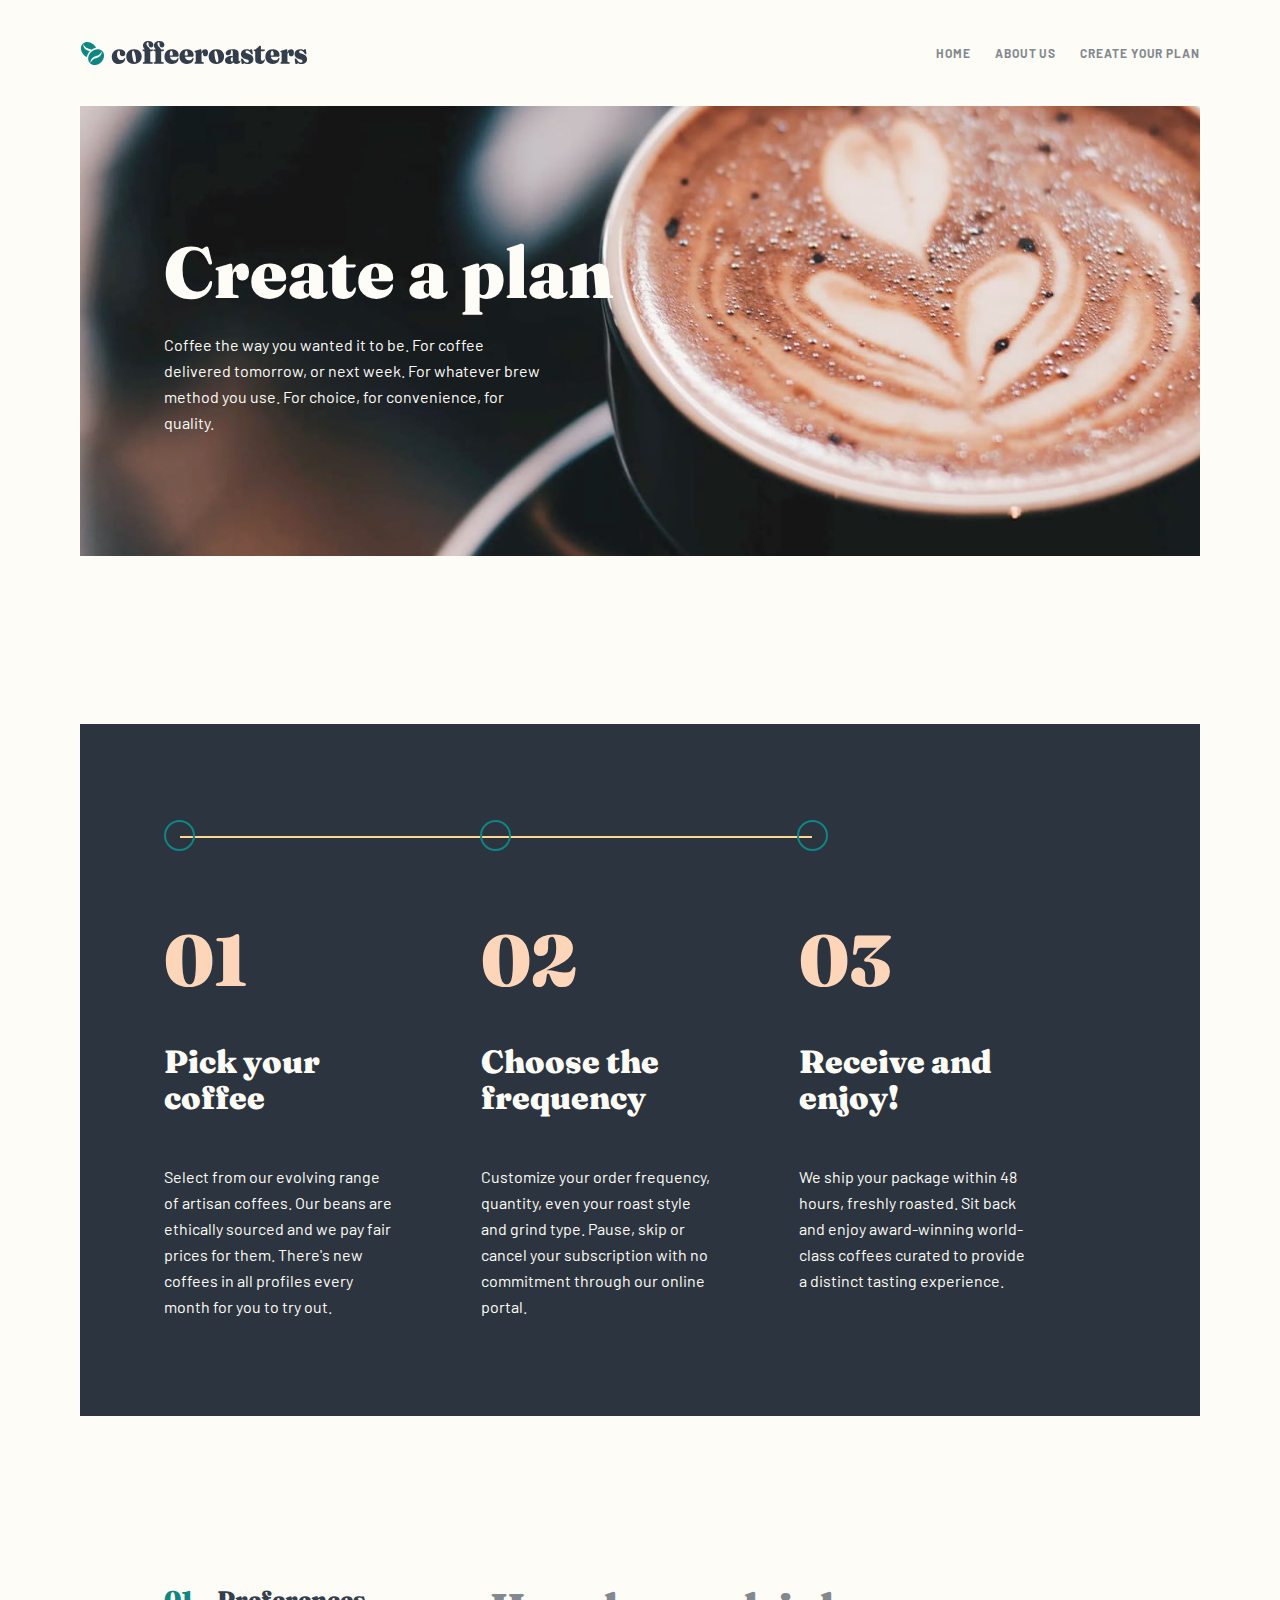
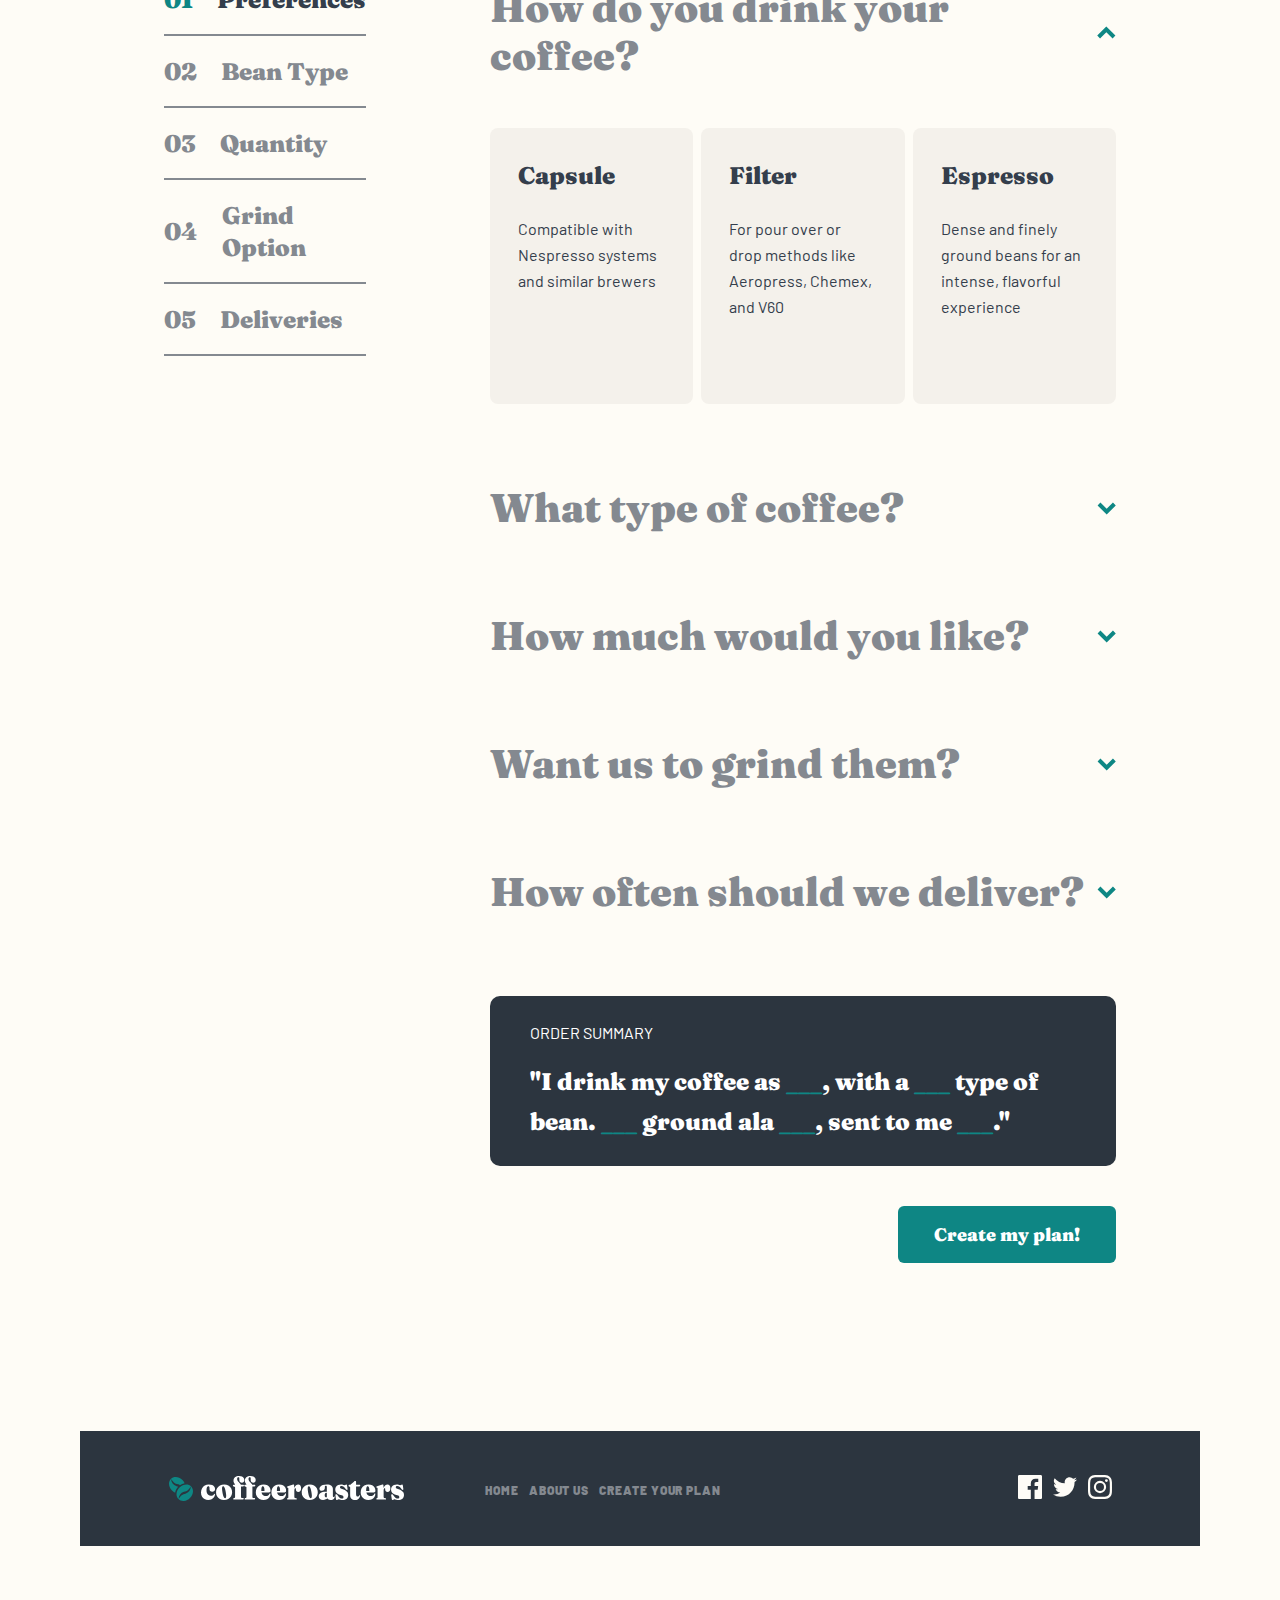
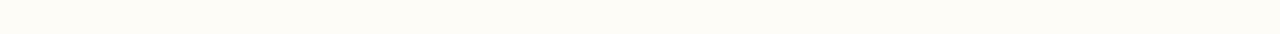
<file: plan.html>
<head>
  <meta charset="UTF-8">
  <meta name="viewport" content="width=device-width, initial-scale=1.0">
  <link rel="icon" type="image/png" sizes="32x32" href="./assets/favicon-32x32.png">
  <link rel="preconnect" href="https://fonts.googleapis.com">
  <link rel="preconnect" href="https://fonts.gstatic.com" crossorigin>
  <link href="https://fonts.googleapis.com/css2?family=Barlow:wght@400;700&family=Fraunces:opsz,wght@9..144,400;9..144,500;9..144,700;9..144,900&display=swap" rel="stylesheet">
  <link rel="stylesheet" type="text/css" href="./assets/css/reset.css">
  <link rel="stylesheet" type="text/css" href="./assets/css/shared.css">
  <link rel="stylesheet" type="text/css" href="./assets/css/plan.css">
  <script type="text/javascript" src="./assets/js/headerMenu.js"></script>
  <script type="text/javascript" src="./assets/js/listUserChoices.js"></script>
  <script type="text/javascript" src="./assets/js/listUserChoicesHeader.js"></script>
  <script type="text/javascript" src="./assets/js/listUserChoicesConditionals.js"></script>
  <script type="text/javascript" src="./assets/js/checkout.js"></script>
  <script type="text/javascript" src="./assets/js/resize.js"></script>
  <title>Frontend Mentor | Coffeeroasters subscription site</title>
</head>
<body>
  <header>
    <h1>
      <img id="header-logo" src="./assets/shared/desktop/logo.svg" alt="Coffeeroasters logo"/>
    </h1>
    <nav>
      <img id="img-hamburger" src="./assets/shared/mobile/icon-hamburger.svg" alt="Icon hamburger for hiding nav menu"/>
      <img id="img-close" class="hide" src="./assets/shared/mobile/icon-close.svg" alt="Icon close for closing mobile nav menu"/>
      <ul class="list-nav-menu hide">
        <li class="list-item-nav">
          <a href="./index.html">Home</a>
        </li>
        <li class="list-item-nav">
          <a href="./about.html">About Us</a>
        </li>
        <li class="list-item-nav">
          <a href="./plan.html">Create Your Plan</a>
        </li>
      </ul>
    </nav>
  </header>
  <main>
    <div class="div-hero">
      <img id="img-plan" src="./assets/plan/mobile/image-hero-blackcup.jpg" alt="Image of a black up"/>
      <div>
        <h2>Create a plan</h2>
        <div>Build a subscription plan that best fits your needs. We offer an assortment of the best artisan coffees from around the globe delivered fresh to your door.</div>
      </div>
    </div>
    <div class=div-steps>
      <div id="div-list-bg" class="hide">
        <span></span>
        <span></span>
        <span></span>
      </div>
      <ul class="list-steps">
        <li class="list-item-step">
          <span>01</span>
          <h3>Pick your coffee</h3>
          <div>Select from our evolving range of artisan coffees. Our beans are ethically sourced and we pay fair prices for them. There's new coffees in all profiles every month for you to try out.</div>
        </li>
        <li class="list-item-step">
          <span>02</span>
          <h3>Choose the frequency</h3>
          <div>Customize your order frequency, quantity, even your roast style and grind type. Pause, skip or cancel your subscription with no commitment through our online portal.</div>
        </li>
        <li class="list-item-step">
          <span>03</span>
          <h3>Receive and enjoy!</h3>
          <div>We ship your package within 48 hours, freshly roasted. Sit back and enjoy award-winning world-class coffees curated to provide a distinct tasting experience.</div>
        </li>
      </ul>
    </div>
    <div class="div-user-form">
      <div id="div-form-header-steps" class="hide">
        <li class="list-item-form-step">
          <span>01</span>
          <h4>Preferences</h4>
        </li>
        <li class="list-item-form-step">
          <span>02</span>
          <h4>Bean Type</h4>
        </li>
        <li class="list-item-form-step">
          <span>03</span>
          <h4>Quantity</h4>
        </li>
        <li id="step-grind" class="list-item-form-step">
          <span>04</span>
          <h4>Grind Option</h4>
        </li>
        <li class="list-item-form-step">
          <span>05</span>
          <h4>Deliveries</h4>
        </li>
      </div>
      <div id="div-user-form-main">
        <div id="div-preferences" class="div-form-item" data-form-selected="false">
          <div class="div-input-header open">
            <h3>How do you drink your coffee?</h3>
            <button class="btn-list-arrow">
              <svg width="19" height="13" xmlns="http://www.w3.org/2000/svg"><path d="M15.949.586l2.828 2.828-9.096 9.096L.586 3.414 3.414.586l6.267 6.267z" fill="#0E8784" fill-rule="nonzero"/></svg>
            </button>
          </div>
          <div id="div-how">
            <ul id="list-preference" class="list-user-choices">
              <li id="list-item-preference-capsule" data-choice="preference-capsule">
                <h4>Capsule</h4>
                <div>Compatible with Nespresso systems and similar brewers</div>
              </li>
              <li id="list-item-preference-filter" data-choice="preference-filter">
                <h4>Filter</h4>
                <div>For pour over or drop methods like Aeropress, Chemex, and V60</div>
              </li>
              <li id="list-item-preference-espresso" data-choice="preference-espresso">
                <h4>Espresso</h4>
                <div>Dense and finely ground beans for an intense, flavorful experience</div>
              </li>
            </ul>
          </div>
        </div>
        <div id="div-bean-type" class="div-form-item" data-form-selected="false">
          <div class="div-input-header open">
            <h3>What type of coffee?</h3>
            <button class="btn-list-arrow">
              <svg width="19" height="13" xmlns="http://www.w3.org/2000/svg"><path d="M15.949.586l2.828 2.828-9.096 9.096L.586 3.414 3.414.586l6.267 6.267z" fill="#0E8784" fill-rule="nonzero"/></svg>
            </button>
          </div>
          <div class="div-input">
            <ul id="list-type" class="list-user-choices">
              <li id="list-item-type-single" data-choice="type-single">
                <h4>Single origin</h4>
                <div>Distinct, high quality coffee from a specific family-owned farm</div>
              </li>
              <li id="list-item-type-decaf" data-choice="type-decaf">
                <h4>Decaf</h4>
                <div>Just like regular coffee, except the caffeine has been removed</div>
              </li>
              <li id="list-item-type-blended" data-choice="type-blended">
                <h4>Blended</h4>
                <div>Combination of two or three dark roasted beans of organic coffees</div>
              </li>
            </ul>
          </div>
        </div>
        <div id="div-quantity" class="div-form-item" data-form-selected="false">
          <div class="div-input-header open">
            <h3>How much would you like?</h3>
            <button class="btn-list-arrow">
              <svg width="19" height="13" xmlns="http://www.w3.org/2000/svg"><path d="M15.949.586l2.828 2.828-9.096 9.096L.586 3.414 3.414.586l6.267 6.267z" fill="#0E8784" fill-rule="nonzero"/></svg>
            </button>
          </div>
          <div class="div-input">
            <ul id="list-quantity" class="list-user-choices">
              <li id="list-item-quantity-250" data-choice="quantity-250g">
                <h4>250g</h4>
                <div>Perfect for the solo drinker. Yields about 12 delicious cups.</div>
              </li>
              <li id="list-item-quantity-500" data-choice="quantity-500g">
                <h4>500g</h4>
                <div>Perfect li for a couple. Yields about 40 delectable cups.</div>
              </li>
              <li id="list-item-quantity-1000" data-choice="quantity-1000g">
                <h4>1000g</h4>
                <div>Perfect for offices and events. Yields about 90 delightful cups.</div>
              </li>
            </ul>
          </div>
        </div>
        <div id="div-grind-li" class="div-form-item" data-form-selected="false">
          <div class="div-input-header open">
            <h3>Want us to grind them?</h3>
            <button class="btn-list-arrow">
              <svg width="19" height="13" xmlns="http://www.w3.org/2000/svg"><path d="M15.949.586l2.828 2.828-9.096 9.096L.586 3.414 3.414.586l6.267 6.267z" fill="#0E8784" fill-rule="nonzero"/></svg>
            </button>
          </div>
          <div class="div-input">
            <ul id="list-grind" class="list-user-choices">
              <li id="list-item-grind-wholebean" data-choice="grind-wholebean">
                <h4>Wholebean</h4>
                <div>Best choice if you cherish the full sensory experience</div>
              </li>
              <li id="list-item-grind-filter" data-choice="grind-filter">
                <h4>Filter</h4>
                <div>For drop or pour-over coffee methods such as V60 or Aeropress</div>
              </li>
              <li id="list-item-grind-cafetiére" data-choice="grind-cafetiére">
                <h4>Cafetiére</h4>
                <div>Course ground beans specially suited for french press coffee</div>
              </li>
            </ul>
          </div>
        </div>
        <div id="div-deliveries" class="div-form-item" data-form-selected="false">
          <div class="div-input-header open">
            <h3>How often should we deliver?</h3>
            <button class="btn-list-arrow">
              <svg width="19" height="13" xmlns="http://www.w3.org/2000/svg"><path d="M15.949.586l2.828 2.828-9.096 9.096L.586 3.414 3.414.586l6.267 6.267z" fill="#0E8784" fill-rule="nonzero"/></svg>
            </button>
          </div>
          <div class="div-input">
            <ul id="list-delivery" class="list-user-choices">
              <li id="list-item-delivery-one-week" data-choice="delivery-one-week">
                <h4>Every week</h4>
                <div><span class="span-shipment-price">$14.00</span> per shipment. Includes free first-class shipping.</div>
              </li>
              <li id="list-item-delivery-two-week" data-choice="delivery-two-week">
                <h4>Every 2 weeks</h4>
                <div><span class="span-shipment-price">$17.25</span> per shipment. Includes free priority shipping.</div>
              </li>
              <li id="list-item-delivery-one-month" data-choice="delivery-one-month">
                <h4>Every month</h4>
                <div><span class="span-shipment-price">$22.50</span> per shipment. Includes free priority shipping.</div>
              </li>
            </ul>
          </div>
        </div>
        <div class="div-checkout-summary">
          <div class="div-order">
            <span>Order Summary</span>
            <h3 id="result-order-summary">"I drink my coffee <span id="span-modular-word">as</span> <span id="span-preference" class="span-user-choice">___</span>, with a <span id="span-type" class="span-user-choice">___</span> type of bean. <span id="span-quantity" class="span-user-choice">___</span> <span id="span-grind-phrase">ground ala</span> <span id="span-grind" class="span-user-choice">___</span>, sent to me <span id="span-delivery" class="span-user-choice">___</span>."</h3>
          </div>
          <div>
            <button id="btn-user-submit" type="submit">Create my plan!</button>
            <span id="span-submit-error" class="hide">Error: Plan not completed.</span>
          </div>
        </div>
      </div>
    </div>
  </main>
  <footer>
    <div class="div-footer">
      <h2 id="footer-logo">
        <svg id="img-logo" width="237" height="27" xmlns="http://www.w3.org/2000/svg"><g fill-rule="nonzero" fill="none"><path d="M40.237 24.95c1.304 0 2.444-.237 3.422-.71.978-.474 1.755-1.124 2.331-1.95.576-.827.907-1.78.994-2.86.011-.199-.019-.345-.09-.438a.374.374 0 00-.268-.157.623.623 0 00-.27.066c-.092.044-.22.143-.382.297-.294.562-.712.962-1.255 1.199-.544.237-1.217.355-2.021.355-.804 0-1.521-.21-2.152-.628-.63-.419-1.127-1.047-1.491-1.884-.364-.838-.546-1.874-.546-3.108 0-.86.079-1.581.236-2.165.158-.584.38-1.022.669-1.314.287-.292.61-.438.97-.438.358 0 .635.138.83.413.196.276.294.683.294 1.223v1.058c0 .893.23 1.595.693 2.108.461.512 1.138.768 2.029.768.87 0 1.556-.25 2.062-.752.505-.501.757-1.193.757-2.074 0-.838-.241-1.595-.725-2.273-.483-.678-1.184-1.215-2.102-1.612-.919-.396-2.046-.595-3.382-.595-1.565 0-2.934.35-4.108 1.05a7.38 7.38 0 00-2.746 2.86C33.33 14.594 33 15.963 33 17.495c0 1.587.315 2.934.945 4.041a6.4 6.4 0 002.584 2.537c1.092.584 2.328.876 3.708.876zm15.728-.033c1.619 0 3.04-.336 4.262-1.008 1.222-.672 2.179-1.584 2.869-2.735.69-1.152 1.034-2.455 1.034-3.91 0-1.531-.33-2.881-.994-4.05a7.107 7.107 0 00-2.77-2.743c-1.185-.661-2.57-.992-4.157-.992-1.597 0-3.01.342-4.237 1.025-1.228.683-2.19 1.606-2.885 2.769-.696 1.162-1.043 2.47-1.043 3.925 0 1.521.331 2.86.994 4.017a7.067 7.067 0 002.779 2.719c1.19.656 2.572.983 4.148.983zm1.239-1.719c-.337.066-.666-.082-.987-.446-.32-.364-.624-.975-.912-1.835-.288-.86-.563-1.989-.823-3.388-.25-1.4-.392-2.551-.424-3.455-.033-.903.032-1.586.195-2.05.163-.462.413-.732.75-.81.337-.065.666.084.986.447.32.364.628.975.921 1.835.294.86.57 1.989.831 3.388.261 1.4.405 2.554.432 3.463.027.91-.043 1.595-.212 2.058-.168.463-.42.727-.757.793zm17.781 1.422c.511 0 .766-.254.766-.76 0-.22-.06-.394-.179-.521-.12-.127-.304-.207-.554-.24l-1.402-.215a.589.589 0 01-.448-.297c-.092-.166-.138-.402-.138-.711V11.579h1.157c.608 0 1.054-.105 1.336-.315.283-.209.424-.479.424-.81 0-.22-.068-.382-.204-.487-.136-.105-.328-.157-.578-.157H72.75l-.015-.087a1.998 1.998 0 00-.264-.64l-.07-.108a8.286 8.286 0 00-.905-1.09 36.96 36.96 0 01-1.075-1.158 6.526 6.526 0 01-.905-1.297 3.138 3.138 0 01-.367-1.488c0-.518.104-.914.31-1.19.207-.275.51-.413.913-.413.315 0 .549.09.7.273.153.181.229.465.229.85v1.472c0 .837.239 1.51.717 2.016.478.507 1.108.76 1.89.76.707 0 1.286-.217 1.736-.652.451-.435.677-1.088.677-1.959 0-.738-.19-1.419-.57-2.041-.38-.623-.954-1.121-1.72-1.496S72.302 1 71.139 1c-1.804 0-3.195.433-4.173 1.298-.977.865-1.466 2.019-1.466 3.462 0 .606.081 1.116.244 1.53.163.412.348.768.554 1.065l.554.802c.123.178.199.363.23.556l.01.097h-1.43a.83.83 0 00-.508.145L65.1 10a.637.637 0 00-.203.488c0 .198.054.366.162.504.11.137.288.267.538.388l.946.314c.206.088.347.185.423.29a.643.643 0 01.115.388v9.554c0 .286-.05.507-.147.66a.73.73 0 01-.408.315l-.7.215a.978.978 0 00-.432.297.77.77 0 00-.139.48c0 .231.068.41.204.537.136.126.312.19.53.19h8.996zm11.377 0c.51 0 .766-.254.766-.76 0-.22-.06-.394-.18-.521-.119-.127-.304-.207-.554-.24l-1.401-.215a.589.589 0 01-.448-.297c-.093-.166-.139-.402-.139-.711V11.579h1.157c.609 0 1.054-.105 1.337-.315.282-.209.423-.479.423-.81 0-.22-.067-.382-.203-.487-.136-.105-.329-.157-.579-.157h-2.414l-.015-.087a1.998 1.998 0 00-.264-.64l-.07-.108a8.286 8.286 0 00-.904-1.09 36.96 36.96 0 01-1.076-1.158 6.526 6.526 0 01-.904-1.297 3.138 3.138 0 01-.367-1.488c0-.518.103-.914.31-1.19.206-.275.51-.413.912-.413.315 0 .55.09.701.273.152.181.228.465.228.85v1.472c0 .837.24 1.51.718 2.016.478.507 1.108.76 1.89.76.706 0 1.285-.217 1.736-.652.45-.435.676-1.088.676-1.959 0-.738-.19-1.419-.57-2.041-.38-.623-.954-1.121-1.72-1.496S83.678 1 82.515 1c-1.803 0-3.194.433-4.172 1.298-.978.865-1.467 2.019-1.467 3.462 0 .606.082 1.116.245 1.53.163.412.347.768.554 1.065l.554.802c.122.178.198.363.229.556l.011.097h-1.43a.83.83 0 00-.509.145l-.053.045a.637.637 0 00-.204.488c0 .198.054.366.163.504.109.137.288.267.538.388l.945.314c.207.088.348.185.424.29a.643.643 0 01.114.388v9.554c0 .286-.049.507-.147.66a.73.73 0 01-.407.315l-.701.215a.978.978 0 00-.432.297.77.77 0 00-.138.48c0 .231.067.41.203.537.136.126.313.19.53.19h8.997zm9.11.33c1.38 0 2.598-.27 3.652-.81 1.054-.54 1.874-1.258 2.46-2.157.588-.898.881-1.887.881-2.966 0-.21-.038-.359-.114-.447a.353.353 0 00-.277-.132.64.64 0 00-.27.074c-.102.05-.22.146-.35.29-.228.705-.676 1.256-1.344 1.653-.668.396-1.437.595-2.306.595-1.359 0-2.445-.466-3.26-1.397-.478-.546-.816-1.273-1.013-2.18l-.016-.076h7.45c.472 0 .841-.125 1.11-.374l.064-.064c.272-.292.407-.692.407-1.199 0-1.168-.274-2.228-.823-3.181-.548-.954-1.333-1.708-2.355-2.265-1.021-.556-2.238-.835-3.65-.835-1.663 0-3.087.33-4.271.992a6.684 6.684 0 00-2.714 2.769c-.624 1.184-.937 2.564-.937 4.14 0 1.499.323 2.818.97 3.959A6.821 6.821 0 0091.463 24c1.152.634 2.489.95 4.01.95zm-2.127-8.878a12.966 12.966 0 01-.024-.791c0-1.036.076-1.851.229-2.446.152-.595.347-1.017.586-1.265.24-.248.506-.372.799-.372.38 0 .736.325 1.068.976.33.65.497 1.73.497 3.24 0 .462-.207.693-.62.693h-2.533l-.002-.035zm17.71 8.878c1.38 0 2.596-.27 3.65-.81 1.054-.54 1.875-1.258 2.461-2.157.587-.898.88-1.887.88-2.966 0-.21-.038-.359-.114-.447a.353.353 0 00-.277-.132.64.64 0 00-.269.074c-.103.05-.22.146-.35.29-.228.705-.676 1.256-1.345 1.653-.668.396-1.437.595-2.306.595-1.358 0-2.445-.466-3.26-1.397-.477-.546-.815-1.273-1.013-2.18l-.016-.076h7.451c.471 0 .841-.125 1.109-.374l.065-.064c.271-.292.407-.692.407-1.199 0-1.168-.274-2.228-.823-3.181-.549-.954-1.334-1.708-2.355-2.265-1.022-.556-2.239-.835-3.651-.835-1.663 0-3.086.33-4.27.992a6.684 6.684 0 00-2.714 2.769c-.625 1.184-.937 2.564-.937 4.14 0 1.499.323 2.818.97 3.959A6.821 6.821 0 00107.044 24c1.152.634 2.488.95 4.01.95zm-2.129-8.878a12.966 12.966 0 01-.023-.791c0-1.036.076-1.851.228-2.446.152-.595.348-1.017.587-1.265s.505-.372.798-.372c.38 0 .737.325 1.068.976.331.65.497 1.73.497 3.24 0 .462-.206.693-.62.693h-2.533l-.002-.035zm19.079 8.548c.26 0 .46-.069.595-.207a.732.732 0 00.204-.537.82.82 0 00-.147-.488c-.098-.137-.26-.223-.489-.256l-1.222-.248a.647.647 0 01-.457-.339c-.098-.181-.146-.427-.146-.735v-5.818c0-.65.038-1.185.114-1.604.076-.418.187-.73.334-.933.146-.204.318-.306.513-.306.196 0 .337.071.424.215.087.143.136.341.147.595l.016.66c.022.75.225 1.329.611 1.736.386.408.98.612 1.785.612.826 0 1.5-.298 2.02-.893.522-.595.783-1.526.783-2.793 0-1.278-.25-2.231-.75-2.86-.5-.628-1.217-.942-2.151-.942-.771 0-1.483.24-2.135.72-.652.479-1.176 1.211-1.573 2.198a6.529 6.529 0 00-.182.515l-.028.094-.124-2.568c-.029-.304-.082-.525-.158-.663l-.03-.048c-.092-.132-.23-.198-.415-.198-.13 0-.288.022-.473.066a4.95 4.95 0 00-.684.231l-4.63 1.34c-.26.098-.445.217-.553.355a.74.74 0 00-.163.47.64.64 0 00.106.38c.07.1.182.194.334.282l.424.05a.618.618 0 01.301.272c.06.116.09.306.09.57v8.397c0 .33-.027.568-.082.71a.552.552 0 01-.293.315l-.375.149c-.141.099-.253.206-.334.322a.743.743 0 00-.122.438c0 .231.068.413.203.545.136.133.324.199.563.199h8.149zm13.626.297c1.619 0 3.04-.336 4.262-1.008 1.222-.672 2.178-1.584 2.868-2.735.69-1.152 1.035-2.455 1.035-3.91 0-1.531-.331-2.881-.994-4.05a7.107 7.107 0 00-2.77-2.743c-1.185-.661-2.57-.992-4.157-.992-1.597 0-3.01.342-4.238 1.025-1.227.683-2.189 1.606-2.884 2.769-.696 1.162-1.043 2.47-1.043 3.925 0 1.521.33 2.86.994 4.017a7.067 7.067 0 002.779 2.719c1.19.656 2.572.983 4.148.983zm1.238-1.719c-.336.066-.665-.082-.986-.446-.32-.364-.624-.975-.912-1.835-.288-.86-.563-1.989-.824-3.388-.25-1.4-.39-2.551-.423-3.455-.033-.903.032-1.586.195-2.05.163-.462.413-.732.75-.81.337-.065.666.084.986.447.32.364.628.975.921 1.835.293.86.57 1.989.831 3.388.261 1.4.405 2.554.432 3.463.027.91-.043 1.595-.212 2.058-.168.463-.42.727-.758.793zm19.852 1.752c.913 0 1.663-.168 2.25-.504.586-.336 1.023-.735 1.311-1.198.288-.463.432-.887.432-1.273a.751.751 0 00-.106-.413.324.324 0 00-.285-.165.32.32 0 00-.147.033.325.325 0 00-.114.099c-.054.198-.138.336-.252.413a.643.643 0 01-.367.116c-.185 0-.323-.064-.416-.19-.092-.127-.138-.295-.138-.504v-7.306c0-1.455-.492-2.581-1.475-3.38-.984-.8-2.524-1.199-4.62-1.199-1.63 0-2.992.204-4.084.612-1.092.408-1.912.928-2.46 1.562-.55.634-.824 1.28-.824 1.942 0 .705.204 1.242.611 1.612.408.369.997.553 1.769.553.945 0 1.69-.256 2.233-.768.543-.513.815-1.177.815-1.992v-1.256c0-.309.095-.548.285-.72.19-.17.426-.255.709-.255.304 0 .546.113.725.338.18.226.27.532.27.918l-.001 4.818-.087-.019a5.455 5.455 0 00-.91-.087l-.176-.001c-2.337 0-4.078.396-5.224 1.19-1.146.793-1.72 1.9-1.72 3.322 0 1.08.394 1.967 1.182 2.661.788.694 1.834 1.041 3.137 1.041.978 0 1.891-.2 2.739-.603.635-.302 1.152-.698 1.55-1.188l.022-.03.024.075c.125.357.354.677.688.96l.103.084c.603.468 1.454.702 2.551.702zm-4.563-2.578c-.435 0-.786-.18-1.052-.537-.266-.358-.4-.907-.4-1.645 0-.771.129-1.355.384-1.752s.595-.595 1.019-.595c.25 0 .467.025.652.074l.08.025v4.242l-.052.03c-.174.09-.353.142-.538.155l-.093.003zM174.212 25c1.934 0 3.417-.446 4.45-1.339 1.032-.892 1.548-2.11 1.548-3.653 0-.936-.174-1.757-.522-2.463-.348-.705-.956-1.33-1.825-1.876-.87-.545-2.092-1.06-3.668-1.545-.586-.187-1.04-.377-1.36-.57-.321-.193-.541-.4-.66-.62-.12-.22-.18-.457-.18-.71 0-.376.136-.679.408-.91.271-.231.673-.347 1.206-.347.739 0 1.437.248 2.094.744.657.496 1.383 1.344 2.176 2.545.206.254.413.438.62.554.206.116.401.151.586.107a.574.574 0 00.424-.454c.054-.237.043-.576-.033-1.017l-.424-3.041c-.043-.32-.125-.545-.244-.678a.607.607 0 00-.473-.198c-.174 0-.39.06-.652.182-.26.121-.519.245-.774.372-.255.126-.448.19-.578.19-.12 0-.297-.066-.53-.199-.234-.132-.562-.264-.986-.396-.424-.133-.973-.199-1.646-.199-1.12 0-2.127.204-3.024.612-.896.408-1.603.989-2.119 1.744-.516.755-.774 1.655-.774 2.702 0 .926.193 1.736.579 2.43.386.694.975 1.29 1.768 1.785.793.496 1.793.898 3 1.207.781.209 1.382.421 1.8.636.418.215.706.45.864.703.158.253.236.534.236.842 0 .408-.136.744-.407 1.009-.272.264-.685.396-1.239.396a3.417 3.417 0 01-1.491-.338c-.473-.226-.96-.615-1.459-1.166-.5-.55-1.06-1.305-1.679-2.264-.184-.254-.394-.43-.627-.53a.84.84 0 00-.71.017c-.227.089-.374.276-.44.562-.064.287-.048.64.05 1.058l.505 3.29c.076.33.185.55.326.66.141.11.293.166.456.166.185 0 .41-.06.677-.182l.798-.363c.267-.122.481-.182.644-.182.163 0 .378.06.644.182a7.51 7.51 0 001.043.363c.43.121.97.182 1.622.182zm12.908-.05c.978 0 1.826-.19 2.543-.57a4.366 4.366 0 001.703-1.587c.418-.677.666-1.462.742-2.355.01-.253-.025-.421-.106-.504a.242.242 0 00-.286-.058c-.13.198-.266.397-.407.595-.141.198-.29.377-.448.537-.158.16-.334.29-.53.389-.195.099-.407.148-.636.148-.532 0-.937-.198-1.214-.595-.277-.396-.415-1.008-.415-1.834v-7.537h2.444c.555 0 .97-.096 1.244-.286l.06-.045c.272-.22.408-.485.408-.793 0-.22-.065-.383-.196-.488-.13-.105-.315-.157-.554-.157h-3.407V6.85c0-.294-.055-.518-.167-.672l-.044-.055c-.142-.154-.337-.231-.587-.231a1.21 1.21 0 00-.652.206 2.83 2.83 0 00-.652.603l-3.015 2.53c-.185.23-.332.385-.44.462a.541.541 0 01-.31.116h-.799a.861.861 0 00-.603.223.738.738 0 00-.244.57c0 .188.027.345.081.471.055.127.174.235.359.323l.766.248c.174.077.283.176.326.297.043.121.065.298.065.53v7.47c0 1.73.416 2.997 1.247 3.802.831.804 2.073 1.206 3.724 1.206zm13.218 0c1.38 0 2.597-.27 3.651-.81 1.054-.54 1.875-1.258 2.462-2.157.586-.898.88-1.887.88-2.966 0-.21-.038-.359-.114-.447a.353.353 0 00-.278-.132.64.64 0 00-.268.074c-.104.05-.22.146-.35.29-.23.705-.677 1.256-1.346 1.653-.668.396-1.437.595-2.306.595-1.358 0-2.445-.466-3.26-1.397-.477-.546-.815-1.273-1.013-2.18l-.016-.076h7.451c.472 0 .841-.125 1.109-.374l.065-.064c.271-.292.407-.692.407-1.199 0-1.168-.274-2.228-.823-3.181-.549-.954-1.334-1.708-2.355-2.265-1.022-.556-2.238-.835-3.651-.835-1.662 0-3.086.33-4.27.992a6.684 6.684 0 00-2.714 2.769c-.625 1.184-.937 2.564-.937 4.14 0 1.499.323 2.818.97 3.959A6.821 6.821 0 00196.329 24c1.152.634 2.488.95 4.01.95zm-2.128-8.878a12.966 12.966 0 01-.023-.791c0-1.036.076-1.851.228-2.446.152-.595.348-1.017.587-1.265.24-.248.505-.372.799-.372.38 0 .736.325 1.067.976.332.65.497 1.73.497 3.24 0 .462-.206.693-.619.693h-2.534l-.002-.035zm19.08 8.548c.26 0 .458-.069.594-.207a.732.732 0 00.204-.537.82.82 0 00-.147-.488c-.098-.137-.26-.223-.489-.256l-1.222-.248a.647.647 0 01-.457-.339c-.097-.181-.146-.427-.146-.735v-5.818c0-.65.038-1.185.114-1.604.076-.418.187-.73.334-.933.147-.204.318-.306.513-.306.196 0 .337.071.424.215.087.143.136.341.147.595l.016.66c.022.75.225 1.329.611 1.736.386.408.98.612 1.785.612.826 0 1.5-.298 2.021-.893.522-.595.782-1.526.782-2.793 0-1.278-.25-2.231-.75-2.86-.5-.628-1.216-.942-2.15-.942-.772 0-1.484.24-2.136.72-.652.479-1.176 1.211-1.573 2.198a6.529 6.529 0 00-.182.515l-.028.095-.124-2.569c-.029-.304-.081-.525-.158-.663l-.03-.048c-.092-.132-.23-.198-.415-.198-.13 0-.288.022-.473.066a4.95 4.95 0 00-.684.231l-4.629 1.34c-.26.098-.446.217-.554.355a.74.74 0 00-.163.47.64.64 0 00.106.38c.07.1.182.194.334.282l.424.05a.618.618 0 01.301.272c.06.116.09.306.09.57v8.397c0 .33-.027.568-.082.71a.552.552 0 01-.293.315l-.375.149c-.141.099-.253.206-.334.322a.743.743 0 00-.122.438c0 .231.068.413.203.545.136.133.324.199.563.199h8.15zm12.712.38c1.934 0 3.417-.446 4.45-1.339 1.032-.892 1.548-2.11 1.548-3.653 0-.936-.174-1.757-.522-2.463-.347-.705-.956-1.33-1.825-1.876-.87-.545-2.092-1.06-3.667-1.545-.587-.187-1.04-.377-1.361-.57-.32-.193-.54-.4-.66-.62-.12-.22-.18-.457-.18-.71 0-.376.136-.679.408-.91.272-.231.674-.347 1.206-.347.739 0 1.437.248 2.094.744.658.496 1.383 1.344 2.176 2.545.207.254.413.438.62.554.206.116.402.151.586.107a.574.574 0 00.424-.454c.054-.237.044-.576-.032-1.017l-.424-3.041c-.044-.32-.125-.545-.245-.678a.607.607 0 00-.472-.198c-.174 0-.392.06-.652.182-.261.121-.52.245-.774.372-.256.126-.449.19-.58.19-.119 0-.295-.066-.529-.199-.233-.132-.562-.264-.986-.396-.424-.133-.972-.199-1.646-.199-1.12 0-2.127.204-3.023.612-.897.408-1.603.989-2.12 1.744-.515.755-.773 1.655-.773 2.702 0 .926.192 1.736.578 2.43.386.694.975 1.29 1.769 1.785.793.496 1.792.898 2.999 1.207.782.209 1.382.421 1.8.636.419.215.707.45.864.703.158.253.237.534.237.842 0 .408-.136.744-.408 1.009-.271.264-.684.396-1.238.396a3.417 3.417 0 01-1.492-.338c-.472-.226-.959-.615-1.459-1.166-.5-.55-1.059-1.305-1.678-2.264-.185-.254-.394-.43-.628-.53a.84.84 0 00-.709.017c-.228.089-.375.276-.44.562-.065.287-.049.64.049 1.058l.505 3.29c.076.33.185.55.326.66.142.11.294.166.457.166.184 0 .41-.06.676-.182l.799-.363c.266-.122.48-.182.643-.182.163 0 .378.06.644.182a7.51 7.51 0 001.043.363c.43.121.97.182 1.622.182z" fill="#FFFFFF"/><path d="M23.123 11.378c2.89 2.89 2.387 8.1-1.126 11.613-1.688 1.687-3.813 2.74-5.987 2.965-.29.029-.576.044-.856.044-1.87 0-3.539-.656-4.769-1.886-1.416-1.414-2.07-3.412-1.839-5.625.224-2.173 1.277-4.299 2.964-5.986 3.515-3.512 8.724-4.019 11.613-1.125zm-.18.18c-.961 1.16-1.67 2.482-2.851 3.453-1.257 1.033-2.64 1.41-4.161 1.85-3.338.97-4.988 3.791-5.369 7.075 1.043-1.253 1.808-2.657 3.125-3.663 1.152-.88 2.398-1.227 3.754-1.598 3.411-.936 5.105-3.781 5.502-7.117zM14.49 5.003a10.573 10.573 0 012.165 3.151c-1.68.29-3.308.992-4.75 2.046a7.17 7.17 0 00-1.837-.84c-1.519-.44-2.903-.816-4.16-1.85-1.18-.971-1.889-2.296-2.852-3.454.396 3.336 2.091 6.182 5.502 7.118.576.157 1.128.32 1.666.511-1.626 1.713-2.696 3.8-3.07 5.97A10.607 10.607 0 014 15.491C.492 11.978-.014 6.768 2.877 3.878 5.766.986 10.975 1.49 14.489 5.003z" fill="#0E8784"/></g></svg>
      </h2>
      <ul class="list-footer-pages">
        <li><a href="./index.html">Home</a></li>
        <li><a href="./about.html">About Us</a></li>
        <li><a href="./plan.html">Create Your Plan</a></li>
      </ul>
      <ul class="list-footer-social-media-links">
        <li>
          <a href="#facebook">
            <svg id="img-facebook" xmlns="http://www.w3.org/2000/svg" width="24" height="24"><path fill="#FEFCF7" d="M22.675 0H1.325C.593 0 0 .593 0 1.325v21.351C0 23.407.593 24 1.325 24H12.82v-9.294H9.692v-3.622h3.128V8.413c0-3.1 1.893-4.788 4.659-4.788 1.325 0 2.463.099 2.795.143v3.24l-1.918.001c-1.504 0-1.795.715-1.795 1.763v2.313h3.587l-.467 3.622h-3.12V24h6.116c.73 0 1.323-.593 1.323-1.325V1.325C24 .593 23.407 0 22.675 0z"/></svg>
          </a>
        </li>
        <li>
          <a href="#twitter">
            <svg id="img-twitter" xmlns="http://www.w3.org/2000/svg" width="24" height="20"><path fill="#FEFCF7" d="M24 2.557a9.83 9.83 0 01-2.828.775A4.932 4.932 0 0023.337.608a9.864 9.864 0 01-3.127 1.195A4.916 4.916 0 0016.616.248c-3.179 0-5.515 2.966-4.797 6.045A13.978 13.978 0 011.671 1.149a4.93 4.93 0 001.523 6.574 4.903 4.903 0 01-2.229-.616c-.054 2.281 1.581 4.415 3.949 4.89a4.935 4.935 0 01-2.224.084 4.928 4.928 0 004.6 3.419A9.9 9.9 0 010 17.54a13.94 13.94 0 007.548 2.212c9.142 0 14.307-7.721 13.995-14.646A10.025 10.025 0 0024 2.557z"/></svg>
          </a>
        </li>
        <li>
          <a href="#instagram">
            <svg id="img-instagram" xmlns="http://www.w3.org/2000/svg" width="24" height="24"><path fill="#FEFCF7" d="M12 2.163c3.204 0 3.584.012 4.85.07 3.252.148 4.771 1.691 4.919 4.919.058 1.265.069 1.645.069 4.849 0 3.205-.012 3.584-.069 4.849-.149 3.225-1.664 4.771-4.919 4.919-1.266.058-1.644.07-4.85.07-3.204 0-3.584-.012-4.849-.07-3.26-.149-4.771-1.699-4.919-4.92-.058-1.265-.07-1.644-.07-4.849 0-3.204.013-3.583.07-4.849.149-3.227 1.664-4.771 4.919-4.919 1.266-.057 1.645-.069 4.849-.069zM12 0C8.741 0 8.333.014 7.053.072 2.695.272.273 2.69.073 7.052.014 8.333 0 8.741 0 12c0 3.259.014 3.668.072 4.948.2 4.358 2.618 6.78 6.98 6.98C8.333 23.986 8.741 24 12 24c3.259 0 3.668-.014 4.948-.072 4.354-.2 6.782-2.618 6.979-6.98.059-1.28.073-1.689.073-4.948 0-3.259-.014-3.667-.072-4.947-.196-4.354-2.617-6.78-6.979-6.98C15.668.014 15.259 0 12 0zm0 5.838a6.162 6.162 0 100 12.324 6.162 6.162 0 000-12.324zM12 16a4 4 0 110-8 4 4 0 010 8zm6.406-11.845a1.44 1.44 0 100 2.881 1.44 1.44 0 000-2.881z"/></svg>
          </a>
        </li>
      </ul>
    </div>
  </footer>
  <div id="div-order-modal" class="hide">
    <div class="div-modal-header">
      <h3>Order Summary</h3>
    </div>
    <div class="div-modal-summary">
      <div id="div-order-summary">"I drink my coffee ___, with a ___ type of bean, ___ ground ala ___, sent to me ___."</div>
      <div id="div-order-confirmation">Is this correct? You can proceed to checkout or go back to plan selection if something is off. Subscription discount codes can also be redeemed at the checkout.</div>
      <div id="div-order-button-confirmation">
        <button id="btn-checkout-confirm" class="btn-cta">Checkout - <span id="span-checkout-calculated-price"><span id="span-checkout-price">$14.00</span> / mo</span></button>
      </div>
    </div>
  </div>
  <div id="div-bg-header-open" class="hide"></div>
  <div id="div-bg-modal-open" class="hide"></div>
</body>
</html>
</file>
<file: assets/css/shared.css>
body {
  position: relative;
  min-height: 100vh;
  background-color: hsl(43, 78%, 98%);
  font-family: 'Barlow', sans-serif;
  font-weight: 400;
}

h2, h3, h4, h5 {
  font-family: 'Fraunces', serif;
  font-weight: 900;
}

.hide {
  display: none !important;
}

/* Active States */
#img-hamburger, #img-close, .btn-cta:hover, .list-footer-pages > li > a:hover, .list-footer-social-media-links > li > a:hover {
  cursor: pointer;
}

.btn-cta:hover {
  color: hsl(43, 78%, 98%);
  background-color: hsl(178, 55%, 61%);
}

.list-footer-pages > li > a:hover {
  color: hsl(43, 78%, 98%);
}

.list-footer-social-media-links > li > a:hover > svg > path {
  fill: hsl(25, 94%, 86%);
}

#div-bg-header-open {
  width: 100%;
  height: 100%;
  position: absolute;
  z-index: 2;
  top: 0;
  left: 0;
  background-color: hsl(0, 0%, 100%, .5);
}

header {
  display: flex;
  justify-content: space-between;
  align-items: center;
  padding: 2rem 1.5rem;
  position: relative;
  z-index: 3;
}

#header-logo {
  width: auto;
  height: 20px;
}

#img-hamburger {
  width: 16px;
  height: 15px;
}

#img-close {
  width: 14px;
  height: 13px;
}

.list-nav-menu {
  width: 100%;
  position: absolute;
  top: 4rem;
  left: 0;
  z-index: 3;
  text-align: center;
  padding: 2rem;
  background-color: hsl(43, 78%, 98%);
}

.list-nav-menu > li {
  margin-bottom: 1rem;
  font-family: 'Fraunces';
  font-weight: 700;
  font-size: 1.5rem;
  color: hsl(215, 5%, 54%);
}

.list-nav-menu > li:hover {
  color: hsl(0, 0%, 0%);
}

.btn-cta {
  font-family: 'Fraunces', serif;
  font-weight: 700;
  font-size: 1.125rem;
}

.div-footer {
  padding: 3rem;
  text-align: center;
  background-color: hsl(213, 17%, 21%);
}

#footer-logo {
  margin-bottom: 2.5rem;
}

img-logo {
  width: auto;
  height: 24px;
}

.list-footer-pages {
  margin-bottom: 2rem;
}

.list-footer-pages > li {
  margin-bottom: 1rem;
  text-transform: uppercase;
}

.list-footer-pages > li:last-of-type {
  margin-bottom: 0;
}

.list-footer-pages > li > a {
  font-size: 15px;
  font-weight: 900;
  letter-spacing: .92px;
  color: hsl(215, 5%, 54%);
}

.list-footer-social-media-links {
  width: 52%;
  margin: 0 auto;
  display: flex;
  align-items: center;
  justify-content: space-between;
}

@media (min-width: 768px) {
  header {
    padding: 2rem 2.5rem 3rem 2.5rem;
  }

  #header-logo {
    height: 26px;
  }

  .list-nav-menu {
    position: initial;
    padding: 0;
    display: flex;
    align-items: center;
  }

  .list-nav-menu > li {
    margin-bottom: 0;
    margin-left: 1.5rem;
    font-family: 'Barlow';
    text-transform: uppercase;
    font-weight: 700;
    font-size: 12px;
    letter-spacing: .92px;
    color: hsl(215, 5%, 54%);
  }

  footer {
    padding: 4rem 2.5rem;
  }

  #footer-logo {
    margin-bottom: 1.75rem;
  }

  .list-footer-pages {
    width: 42.5%;
    margin: 0 auto 4rem auto;
    display: flex;
    align-items: center;
    justify-content: space-between;
  }

  .list-footer-pages > li {
    margin-bottom: 0;
  }

  .list-footer-pages > li > a {
    font-size: 12px;
  }

  .list-footer-social-media-links {
    width: 20%;
  }
}

@media (min-width: 1200px) {
  header {
    padding: 2.5rem 5rem;
  }

  footer {
    padding: 0 5rem 5.5rem 5rem;
  }

  .div-footer {
    display: flex;
    align-items: center;
    padding: 2.75rem 5.5rem;
  }

  #footer-logo {
    margin-bottom: 0;
  }

  .list-footer-pages {
    width: 25%;
    margin: 0 0 0 5rem;
  }

  .list-footer-social-media-links {
    width: 10%;
    margin: 0 0 0 auto;
  }
}
</file>
<file: assets/css/home.css>
main {
  padding: 0 1.5rem;
}

.div-hero {
  height: 500px;
  position: relative;
  z-index: 2;
  margin-bottom: 6rem;
  border-radius: 10px;
}

#img-hero {
  width: 100%;
  display: block;
  position: absolute;
  top: 0;
  left: 0;
  border-radius: 10px;
}

.div-hero > div {
  width: 100%;
  position: absolute;
  top: 0;
  left: 0;
  z-index: 3;
  padding: 6rem 1.5rem;
  color: hsl(0, 0%, 100%);
  text-align: center;
}

.div-hero > div > h2 {
  font-size: 2.5rem;
  margin-bottom: 1.5rem;
}

.div-hero > div > div {
  color: hsl(43, 78%, 98%);
  font-size: 15px;
  line-height: 1.5rem;
  margin-bottom: 1.5rem;
}

.btn-cta {
  padding: 1rem 2.25rem;
  background-color: hsl(179, 81%, 29%);
  border-radius: 6px;
  color: hsl(0, 0%, 100%);
}

.div-our-collection {
  margin-bottom: 6rem;
  text-align: center;
}

.div-our-collection > h3 {
  margin-bottom: 3rem;
  font-size: 2.5rem;
  text-transform: lowercase;
  background: linear-gradient(#83888F, transparent);
  -webkit-text-fill-color: transparent;
  -webkit-background-clip: text;
  background-clip: text;
  color: transparent;
}

.list-item-display-coffee {
  margin-bottom: 3rem;
}

.list-item-display-coffee:last-of-type {
  margin-bottom: 0;
}

.img-coffee-bag {
  display: block;
  width: 200px;
  height: auto;
  margin: 0 auto 1.5rem auto;
}

.div-coffee-description > h4 {
  font-size: 1.5rem;
  margin-bottom: 1.5rem;
}

.div-coffee-description > div {
  padding: 0 1.5rem;
  font-size: 15px;
  line-height: 1.5rem;
}

/* 327px x 902px */
/* 327px x 1499px */
.div-why {
  height: 902px;
  margin-bottom: 597px;
  color: hsl(43, 78%, 98%);
  background-color: hsl(213, 17%, 21%);
  border-radius: 1rem;
  text-align: center;
}

.div-why-description {
  padding: 3.75rem 1.5rem;
  border-top-left-radius: 10px;
  border-top-right-radius: 10px;
  background-color: hsl(213, 17%, 21%);
}

.div-why-description > h3 {
  margin-bottom: 1rem;
  font-size: 1.75rem;
}

.div-why-description > div {
  font-size: 15px;
  line-height: 1.5rem;
}

/* list-why-reasons */
.list-why-reasons {
  padding: 0 1.5rem;
}

.list-item-why-reason {
  padding: 3.75rem 1.5rem 3rem 1.5rem;
  margin-bottom: 1.5rem;
  background-color: hsl(179, 81%, 29%);
  border-radius: 8px;
}

.img-why-reason {
  width: 72px;
  height: 72px;
  display: block;
  margin: 0 auto 3rem auto;
}

#img-truck {
  height: 50px;
}

.list-item-why-reason > div > h4 {
  font-size: 1.5rem;
  margin-bottom: 1.5rem;
}

.list-item-why-reason > div > div {
  padding: 0 .75rem;
  font-size: 15px;
  line-height: 1.5rem;
}

.div-how {
  margin-bottom: 3.75rem;
  text-align: center;
}

.div-how > h3 {
  margin-bottom: 5rem;
  font-size: 1.5rem;
  color: hsl(215, 5%, 54%);
}

.list-item-how {
  margin-bottom: 4rem;
}

.list-item-how > span {
  display: block;
  margin-bottom: 1.5rem;
  font-size: 4rem;
  color: hsl(25, 95%, 86%);
  font-family: 'Fraunces';
  font-weight: 900;
}

.list-item-how > h4 {
  margin-bottom: 1.5rem;
  font-size: 1.75rem;
}

.list-item-how > div {
  font-size: 15px;
  line-height: 1.5rem;
}

footer {
  padding: 4rem 1.5rem;
}

.div-footer {
  padding: 3rem;
  text-align: center;
  background-color: hsl(213, 17%, 21%);
}

#footer-logo {
  margin-bottom: 2.5rem;
}

img-logo {
  width: auto;
  height: 24px;
}

.list-footer-pages {
  margin-bottom: 2rem;
}

.list-footer-pages > li {
  margin-bottom: 1rem;
  text-transform: uppercase;
}

.list-footer-pages > li:last-of-type {
  margin-bottom: 0;
}

.list-footer-pages > li > a {
  font-size: 15px;
  font-weight: 900;
  letter-spacing: .92px;
  color: hsl(215, 5%, 54%);
}

.list-footer-social-media-links {
  width: 52%;
  margin: 0 auto;
  display: flex;
  align-items: center;
  justify-content: space-between;
}

@media (min-width: 768px) {
  main {
    padding: 0 2.5rem;
  }

  .div-hero {
    margin-bottom: 9rem;
  }

  #img-hero {
    content: url('../home/tablet/image-hero-coffeepress.jpg');
  }

  .div-hero > div {
    width: 70%;
    padding: 6rem 3rem;
    text-align: start;
  }

  .div-hero > div > h2 {
    font-size: 3rem;
    margin-bottom: 2rem;
  }

  .div-hero > div > div {
    margin-bottom: 2.5rem;
  }

  .btn-cta {
    padding: 1rem 2rem;
    line-height: 25px;
  }

  .div-our-collection {
    position: relative;
    padding: 3.75rem;
  }

  .div-our-collection > h3 {
    width: 100%;
    margin: 0;
    position: absolute;
    top: 0;
    left: 0;
    font-weight: 900;
    font-size: 6rem;
  }

  .list-our-collection {
    padding: 1rem 0 0 0;
  }

  .list-item-display-coffee {
    display: flex;
    text-align: start;
  }

  .img-coffee-bag {
    width: 255px;
    margin: 0 auto;
  }

  .div-coffee-description {
    padding-top: 1rem;
    margin-left: 2rem;
  }

  .div-coffee-description > h4 {
    line-height: 2rem;
  }

  .div-coffee-description > div {
    padding: 0;
  }

  .div-why {
    height: 573px;
    margin-bottom: 26.5rem;
  }

  .div-why-description {
    padding: 3.75rem 3.5rem 3.5rem 3.5rem;
  }

  .div-why-description > div {
    padding: 0 2.5rem;
  }

  .list-why-reasons {
    padding: 0 3.5rem;
  }

  .list-item-why-reason {
    display: flex;
    align-items: center;
    padding: 3rem 3.5rem 3rem 4rem;
  }

  .img-why-reason {
    width: 56px;
    height: auto;
    margin: 0 3.5rem 0 0;
  }

  #img-truck {
    height: auto;
  }

  .list-item-why-reason > div {
    text-align: start;
  }

  .list-item-why-reason > div > h4 {
    margin-bottom: 1rem;
  }

  .list-item-why-reason > div > div {
    padding: 0;
  }

  .div-how {
    margin-bottom: 9rem;
    position: relative;
    text-align: start;
  }

  .div-how > h3 {
    margin-bottom: 7.5rem;
  }

  .div-how > #tablet-line-break {
    position: absolute;
    top: calc(3.5rem + 32px);
    left: 0;
    width: 72%;
    display: flex;
    justify-content: space-between;
  }

  .div-how > #tablet-line-break::after {
    content: '';
    display: block;
    width: 100%;
    height: 2px;
    background-color: #FDD6BA;
    position: absolute;
    top: 50%;
    left: 0;
    z-index: -1;
  }

  #tablet-line-break > .span-circle {
    position: relative;
    display: block;
    width: 31px;
    height: 31px;
    border-radius: 50%;
    border: 2px solid #0E8784;
    background-color: white;
  }

  .list-how {
    display: flex;
  }

  .list-item-how {
    width: 32%;
    margin-bottom: 2.5rem;
    margin-right: .5rem;
  }

  .list-item-how:last-of-type {
    margin-right: 0;
  }

  .list-item-how > span {
    font-size: 4.5rem;
  }

  .list-item-how > div {
    width: 93%;
  }
}

@media (min-width: 1400px) {
  main {
    padding: 0 5rem;
  }

  .div-hero {
    height: 600px;
  }

  #img-hero {
    content: url('../home/desktop/image-hero-coffeepress.jpg');
  }

  .div-hero > div {
    width: 50%;
    padding: 7rem 5rem;
  }

  .div-hero > div > h2 {
    font-size: 4.5rem;
    margin-bottom: 2rem;
  }

  .div-hero > div > div {
    font-size: 1rem;
    line-height: 26px;
    width: 90%;
    margin-bottom: 3rem;
  }

  .div-our-collection {
    padding: 0 5rem;
  }

  .div-our-collection > h3 {
    font-size: 150px;
  }

  .list-our-collection {
    padding: 7rem 0 0 0;
    display: flex;
    justify-content: space-between;
  }

  .list-item-display-coffee {
    width: 22.5%;
    display: flex;
    flex-direction: column;
    text-align: center;
  }

  .div-coffee-description {
    padding-top: 2.5rem;
    margin-left: 0;
  }


  .div-coffee-description > div {
    font-size: 1rem;
    line-height: 26px;
  }

  .div-why {
    margin-bottom: 21rem;
  }

  .div-why-description {
    padding: 6rem;
  }

  .div-why-description > h3 {
    font-size: 2.5rem;
    margin-bottom: 2rem;
  }

  .div-why-description > div {
    width: 48.5%;
    padding: 0;
    font-size: 1rem;
    line-height: 26px;
    margin: 0 auto;
  }

  .list-why-reasons {
    padding: 0 5.5rem;
    display: flex;
    justify-content: space-between;
  }

  .list-item-why-reason {
    width: 32.5%;
    padding: 4rem 2.5rem 3rem 2.5rem;
    align-items: start;
    flex-direction: column;
  }

  .img-why-reason {
    width: 72px;
    margin: 0 auto 4rem auto;
  }

  #img-truck {
    padding: 11px 0;
  }
  .list-item-why-reason > div {
    text-align: center;
  }

  .list-item-why-reason:nth-of-type(2) > div {
    width: 85%;
    margin: 0 auto;
  }

  .list-item-why-reason:nth-of-type(3) > div {
    width: 90%;
    margin: 0 auto;
  }

  .div-how {
    padding: 0 5.5rem;
    margin-bottom: 12rem;
  }

  .div-how > h3 {
    margin-bottom: 10.5rem;
  }

  .div-how > #tablet-line-break {
    width: 60%;
    left: 5.5rem;
  }

  .list-item-how {
    width: 26%;
    margin-right: 5rem;
    margin-bottom: 3.75rem;
  }

  .list-item-how > h4 {
    width: 80%;
    font-size: 2rem;
    line-height: 36px;
  }

  .list-item-how > div {
    width: auto;
    font-size: 1rem;
    line-height: 26px;
  }
}
</file>
<file: assets/css/about.css>
body {
  min-height: 100vh;
  background-color: hsl(43, 78%, 98%);
  font-family: 'Barlow', sans-serif;
  font-weight: 400;
}

main {
  padding: 0 1.5rem;
}

.div-hero {
  height: 400px;
  margin-bottom: 7.5rem;
  position: relative;
  text-align: center;
}

#img-about {
  width: 100%;
  height: 400px;
  display: block;
  border-radius: 10px;
  position: absolute;
  top: 0;
  left: 0;
  z-index: -1;
}

.div-hero > div {
  padding: 7rem 1.5rem;
  color: hsl(43, 78%, 98%);
}

.div-hero > div > h2 {
  margin-bottom: 1.5rem;
  font-size: 1.75rem;
}

.div-hero > div > div {
  font-size: 15px;
  line-height: 1.5rem;
}

/* .div-our-commitment */
.div-our-commitment {
  margin-bottom: 12rem;
  text-align: center;
  color: hsl(215, 19%, 25%);
}

#img-our-commitment {
  width: auto;
  height: 400px;
  margin-bottom: 3rem;
  display: block;
  border-radius: 10px;
}

.div-our-commitment > div > h3 {
  margin-bottom: 1.75rem;
  font-size: 2rem;
  line-height: 3rem;
}

.div-our-commitment > div > div {
  font-size: 15px;
  line-height: 1.5rem;
}

.div-uncompromising-quality {
  position: relative;
  padding: 9rem 1.5rem 3.75rem 1.5rem;
  margin-bottom: 7.5rem;
  background-color: hsl(213, 17%, 21%);
  color: hsl(43, 78%, 98%);
  border-radius: 10px;
  text-align: center;
}

#img-uncompromising-quality {
  width: auto;
  height: 156px;
  position: absolute;
  top: -78px;
  left: 50%;
  transform: translateX(-50%);
  bottom: 0;
  border-radius: 8px;
}

.div-uncompromising-quality > h3 {
  font-size: 1.75rem;
  margin-bottom: 1.5rem;
}

.div-uncompromising-quality > div {
  font-size: 15px;
  line-height: 1.5rem;
}

.div-our-headquarters {
  margin-bottom: 7.5rem;
  text-align: center;
}

.div-our-headquarters > h3 {
  margin-bottom: 4.5rem;
  font-size: 1.5rem;
  color: hsl(215, 5%, 54%);
}

.list-item-headquarter-location {
  margin-bottom: 4.5rem;
}

.list-item-headquarter-location > img {
  display: block;
  margin: 0 auto 3rem auto;
}

#img-united-kingdom {
  width: 42px;
  height: 50px;
}

#img-canada {
  width: 52px;
  height: 50px;
}

#img-australia {
  width: 49px;
  height: 44px;
}

.list-item-headquarter-location > div > h4 {
  font-size: 1.75rem;
  line-height: 2.25rem;
  margin-bottom: 1.5rem;
}

.div-address {
  display: flex;
  flex-direction: column;
}

.div-address > span {
  font-size: 1rem;
  line-height: 26px;
  color: hsl(215, 19%, 25%);
}

footer {
  padding: 0 1.5rem;
  margin-bottom: 4.5rem;
}

@media (min-width: 768px) {
  main {
    padding: 0 2.5rem;
  }

  /* div-hero */
  .div-hero {
    text-align: start;
  }

  #img-about {
    content: url('../about/tablet/image-hero-whitecup.jpg');
  }

  .div-hero > div {
    width: 75%;
    padding: 7.25rem 3.5rem;
  }

  .div-hero > div > h2 {
    font-size: 2rem;
  }

  /* div-our-commitment */
  .div-our-commitment {
    display: flex;
    align-items: center;
    margin-bottom: 18rem;
    text-align: start;
  }
  #img-our-commitment {
    height: 470px;
    content: url('../about/tablet/image-commitment.jpg');
    margin-right: 4rem;
    margin-bottom: 0;
  }

  /* div-uncompromising-quality */
  .div-uncompromising-quality {
    padding: 14rem 4.5rem 4.5rem 4.5rem;
    margin-bottom: 9rem;
  }

  #img-uncompromising-quality {
    content: url('../about/tablet/image-quality.jpg');
    width: auto;
    height: 320px;
    top: -160px;
  }

  .div-uncompromising-quality > h3 {
    font-size: 2rem;
  }

  /* .div-our-headquarters */
  .div-our-headquarters {
    margin-bottom: 9rem;
    text-align: start;
  }

  .list-headquarter-locations {
    display: flex;
  }

  .list-item-headquarter-location {
    width: 33%;
    margin-bottom: 0;
  }

  .list-item-headquarter-location > img {
    margin: 0 0 3rem 0;
  }

  #img-australia {
    margin-bottom: 56px;
  }

  .list-item-headquarter-location > div > h4 {
    font-size: 1.5rem;
  }
}

@media (min-width: 1200px) {
  #img-about {
    content: url('../about/desktop/image-hero-whitecup.jpg');
  }
  
  #img-our-commitment {
    height: 520px;
    content: url('../about/desktop/image-commitment.jpg');
    margin-right: 8rem;
  }
}

@media (min-width: 1400px) {
  main {
    padding: 0 5rem;
  }

  /* .div-hero */
  .div-hero {
    height: 450px;
    margin-bottom: 10.5rem;
  }

  #img-about {
    content: url('../about/desktop/image-hero-whitecup.jpg');
    height: 450px;
  }

  .div-hero > div {
    width: 46%;
    padding: 8.5rem 5.25rem;
  }

  .div-hero > div > h2 {
    font-size: 2.5rem;
    line-height: 3rem;
  }

  .div-hero > div > div {
    font-size: 1rem;
    line-height: 26px
  }

  .div-our-commitment {
    padding: 0 5.25rem;
    margin-bottom: 16rem;
  }

  #img-our-commitment {
    height: 520px;
    content: url('../about/desktop/image-commitment.jpg');
    margin-right: 8rem;
  }

  .div-our-commitment > div > h3 {
    margin-bottom: 2rem;
    font-size: 2.5rem;
  }

  .div-our-commitment > div > div {
    font-size: 1rem;
    line-height: 26px;
  }

  .div-uncompromising-quality {
    padding: 5.5rem 5.25rem 11rem 5.25rem;
    margin-bottom: 10.5rem;
    text-align: start;
  }

  #img-uncompromising-quality {
    width: auto;
    height: 474px;
    content: url('../about/desktop/image-quality.jpg');
    top: initial;
    left: initial;
    right: 5.25rem;
    bottom: 5.5rem;
    transform: initial;
  }

  .div-uncompromising-quality > h3, .div-uncompromising-quality > div {
    width: 48%;
  }

  .div-uncompromising-quality > h3 {
    margin-bottom: 2rem;
    font-size: 2.5rem;
  }

  .div-uncompromising-quality > div {
    font-size: 1rem;
    line-height: 26px;
  }

  .div-our-headquarters {
    padding-left: 5.25rem;
    padding-right: 5.25rem;
    margin-bottom: 10.5rem;
  }

  .div-our-headquarters > h3 {
    margin-bottom: 5.5rem;
  }

  .list-item-headquarter-location > img {
    margin-bottom: 2.75rem;
  }

  .list-item-headquarter-location > div > h4 {
    font-size: 2rem;
  }

  footer {
    padding: 0 5rem;
  }
}
</file>
<file: assets/css/plan.css>
.div-hero {
  position: relative;
  padding: 0 1.5rem;
  margin-bottom: 7.5rem;
  border-radius: 10px;
}

#img-plan {
  height: auto;
  border-radius: 10px;
}

.div-hero > div {
  position: absolute;
  top: 0;
  left: 1.5rem;
  right: 1.5rem;
  z-index: 2;
  padding: 6rem 1.5rem;
  text-align: center;
  color: hsl(43, 78%, 98%);
}

.div-hero > div > h2 {
  margin-bottom: 1.5rem;
  font-size: 2.5rem;
  line-height: 2.5rem;
}

.div-hero > div > div {
  font-size: 15px;
  line-height: 25px;
}

.div-steps {
  position: relative;
  padding: 11rem 2.5rem 6rem 2.5rem;
  margin-bottom: 7.5rem;
  text-align: center;
  background-color: hsl(213, 17%, 21%);
  border-radius: 10px;
  color: hsl(43, 78%, 98%);
}

#div-list-bg {
  width: 65%;
  position: absolute;
  top: 6rem;
  left: 2.5rem;
  display: flex;
  align-items: center;
  justify-content: space-between;
}

#div-list-bg::after {
  content: '';
  position: absolute;
  top: 50%;
  left: 15.5px;
  z-index: 2;
  width: calc(100% - 31px);
  height: 2px;
  background-color: hsl(40, 97%, 77%);
}

#div-list-bg > span {
  width: 31px;
  height: 31px;
  display: block;
  content: '';
  border-radius: 50%;
  border: 2px solid hsl(179, 81%, 29%);
  z-index: 4;
}

.list-item-step {
  margin-bottom: 3.5rem;
}

.list-item-step:last-of-type {
  margin-bottom: 0;
}

.list-item-step > span {
  display: inline-block;
  margin-bottom: 1.5rem;
  font-size: 4.5rem;
  line-height: 4.5rem;
  font-family: 'Fraunces';
  font-weight: 900;
  color: hsl(25, 94%, 86%);
}

.list-item-step > h3 {
  margin-bottom: 1.5rem;
  font-size: 1.75rem;
  line-height: 2rem;
}

.list-item-step > div {
  font-size: 15px;
  line-height: 25px;
}

.div-user-form {
  padding: 0 1.5rem;
}

.div-form-item {
  margin-bottom: 7rem;
}

#div-grind-li.disabled, #step-grind.disabled {
  opacity: 49.64%;
}

.div-input-header {
  display: flex;
  align-items: center;
  justify-content: space-between;
  margin-bottom: 2rem;
}

.div-input-header > h3 {
  width: 70%;
  font-size: 1.5rem;
  line-height: 1.75rem;
  color: hsl(215, 5%, 54%);
}

.div-input-header > button > svg {
  width: 19px;
  height: 13px;
}

.div-input-header.open > button > svg {
  transform: rotate(180deg);
}

.div-form-item > div:last-of-type > ul > li {
  padding: 1.5rem;
  margin-bottom: 1rem;
  color: hsl(215, 19%, 25%);
  background-color: hsl(40, 29%, 94%);
  border-radius: 8px;
}

.div-form-item > div:last-of-type > ul > li > h4 {
  font-size: 1.5rem;
  line-height: 2rem;
  margin-bottom: .5rem;
}

.div-form-item > div:last-of-type > ul > li > div {
  font-size: 1rem;
  line-height: 26px;
}

.div-checkout-summary {
  margin-bottom: 7rem;
}

.div-order {
  padding: 2rem;
  margin-bottom: 3.5rem;
  background-color: hsl(213, 17%, 21%);
  border-radius: 10px;
  color: hsl(0, 0%, 100%);
}

.div-order > span {
  display: block;
  margin-bottom: 1rem;
  font-size: 1rem;
  line-height: 26px;
  text-transform: uppercase;
}

.div-order > h3 {
  font-size: 1.5rem;
  line-height: 2.5rem;
}

.span-user-choice {
  color: hsl(179, 81%, 29%);
}

#span-modular-word, #span-grind-phrase {
  color: hsl(0, 0%, 100%);
}

#btn-user-submit, .btn-cta {
  display: block;
  padding: 1rem 2.25rem;
  margin: 0 auto;
  font-family: 'Fraunces';
  font-weight: 900;
  font-size: 18px;
  line-height: 25px;
  color: hsl(0, 0%, 100%);
  border-radius: 6px;
  background-color: hsl(179, 81%, 29%);
}

#span-submit-error {
  display: block;
  text-align: center;
  color: hsl(0, 100%, 50%);
  font-size: 15px;
}

/* Footer */
/* #div-order-summary */
/* 597px height */
#div-order-modal {
  width: calc(100% - 3rem);
  position: absolute;
  top: 3.25rem;
  left: 1.5rem;
  z-index: 4;
}

.div-modal-header {
  padding: 1.75rem 1.5rem;
  background-color: hsl(215, 19%, 25%);
  color: hsl(0, 0%, 100%);
  border-top-left-radius: 8px;
  border-top-right-radius: 8px;
}

.div-modal-header > h3 {
  font-size: 1.75rem;
  line-height: 2rem;
}

.div-modal-summary {
  padding: 2.5rem 1.5rem 1.5rem 1.5rem;
  background-color: hsl(0, 0%, 100%);
  border-bottom-left-radius: 8px;
  border-bottom-right-radius: 8px;
}

#div-order-summary {
  font-size: 1.5rem;
  line-height: 2.5rem;
  font-family: 'Fraunces';
  font-weight: 900;
  color: hsl(215, 5%, 54%);
}

#div-order-summary > #span-modular-word,  #div-order-summary > #span-grind-phrase {
  color: hsl(215, 5%, 54%);
}

#div-order-confirmation {
  margin-bottom: 1.5rem;
  font-size: 15px;
  line-height: 25px;
  color: hsl(215, 19%, 25%);
}

#btn-checkout-confirm {
  padding: 1rem 2rem;
}

#div-bg-modal-open {
  width: 100%;
  height: 100%;
  position: absolute;
  z-index: 3;
  top: 0;
  left: 0;
  background-color: hsla(0, 0%, 59%, .8);
}

/* Active States */
.list-user-choices > li, #btn-user-submit {
  cursor: pointer;
}

.div-form-item > div:last-of-type > ul > li:hover, .div-form-item > div:last-of-type > ul > li.selected {
  color: hsl(0, 0%, 100%);
  background-color: hsl(179, 81%, 29%);
}

@media (min-width: 500px) {
  #img-plan {
    height: 400px;
    content: url('../plan/tablet/image-hero-blackcup.jpg');
  }
}

@media (min-width: 768px) {
  .div-hero, .div-steps, .div-checkout-summary {
    margin-bottom: 9rem;
  }

  .div-hero {
    padding: 0 2.5rem;
  }
  
  #img-plan {
    height: 400px;
    content: url('../plan/tablet/image-hero-blackcup.jpg');
  }

  .div-hero > div {
    width: 65%;
    top: 0;
    left: 2.5rem;
    right: 0;
    padding: 8rem 3.5rem;
    text-align: start;
  }

  .div-hero > div > h2 {
    font-size: 3rem;
    line-height: 3rem;
  }

  .list-steps {
    display: flex;
    justify-content: space-between;
    text-align: start;
  }

  .list-item-step {
    width: 32.5%;
    margin-bottom: 0;
  }

  /* #div-preferences */
  .div-user-form {
    padding: 0 2.5rem;
  }

  .div-input-header {
    margin-bottom: 2.5rem;
  }

  .div-input-header > h3 {
    width: auto;
    font-size: 2rem;
    line-height: 3rem;
  }

  .list-user-choices {
    display: flex;
    justify-content: space-between;
  }

  .div-form-item > div:last-of-type > ul > li {
    width: 32.5%;
    padding: 2rem 1.5rem 5rem 1.5rem; 
  }

  .div-form-item > div:last-of-type > ul > li > h4 {
    margin-bottom: 1.5rem;
  }

  .div-order {
    padding: 1.5rem 2.5rem;
    margin-bottom: 2.5rem;
  }

  #div-order-modal {
    width: calc(100% - 12rem);
    top: 13.5rem;
    left: 6rem;
  }

  .div-modal-header {
    padding: 3rem 3.5rem;
  }

  .div-modal-header > h3 {
    font-size: 2.5rem;
    line-height: 3rem;
  }

  .div-modal-summary {
    padding: 3.5rem;
  }

  #div-order-confirmation {
    margin-bottom: 2.5rem;
    font-size: 1rem;
    line-height: 26px;
  }

  #div-order-button-confirmation {
    display: flex;
    align-items: center;
    justify-content: space-between;
  }

  #btn-checkout-confirm {
    display: inline-block;
    margin: 0;
    padding: 1rem 5.25rem;
  }

  #span-checkout-calculated-price {
    font-family: 'Fraunces';
    font-weight: 900;
    font-size: 2rem;
    line-height: 2.25rem;
  }
}

@media (min-width: 1200px) {
  .div-hero, .div-steps, .div-checkout-summary {
    margin-bottom: 10.5rem;
  }

  .div-hero {
    padding: 0 5rem;
  }

  #img-plan {
    content: url('../plan/desktop/image-hero-blackcup.jpg');
    height: 450px;
    border-radius: 0;
  }

  .div-hero > div {
    width: 50%;
    padding: 8.125rem 5.25rem;
    left: 5rem;
  }

  .div-hero > div > h2 {
    font-size: 4.5rem;
    line-height: 4.5rem;
  }

  .div-hero > div > div {
    width: 80%;
    font-size: 1rem;
    line-height: 26px;
  }

  .div-steps {
    padding: 12.5rem 5.25rem 6rem 5.25rem;
    margin: 0 5rem 10.5rem 5rem;
    border-radius: 0;
  }

  #div-list-bg {
    width: 59.25%;
    left: 5.25rem;
  }

  .list-steps {
    justify-content: start;
  }

  .list-item-step {
    width: 25.5%;
    margin-right: 5.25rem;
  }

  .list-item-step > span {
    margin-bottom: 3rem;
  }

  .list-item-step > h3 {
    width: 85%;
    font-size: 2rem;
    line-height: 2.25rem;
    margin-bottom: 3rem;
  }

  .list-item-step > div {
    font-size: 1rem;
    line-height: 26px;
  }

  .div-user-form {
    display: flex;
    padding: 0 5rem;
  }

  #div-form-header-steps {
    width: 55%;
    padding: 0 7.75rem 0 5.25rem;
  }

  .list-item-form-step {
    display: flex;
    align-items: center;
    margin-bottom: 2.5rem;
    position: relative;
    color: hsl(215, 5%, 54%);
  }

  .list-item-form-step::after {
    content: '';
    width: 100%;
    height: 2px;
    background-color: hsl(215, 5%, 54%);
    position: absolute;
    bottom: -1.25rem;
    left: 0;
  }

  .list-item-form-step > span {
    font-size: 1.5rem;
    line-height: 2rem;
    font-family: 'Fraunces';
    font-weight: 900;
    display: block;
    margin-right: 1.5rem;
  }

  .list-item-form-step > h4 {
    font-size: 1.5rem;
    line-height: 2rem;
  }

  .list-item-form-step.selected > span {
    color: hsl(179, 81%, 29%);
  }

  .list-item-form-step.selected > h4 {
    color: hsl(215, 19%, 25%);
  }

  #div-user-form-main {
    padding-right: 5.25rem;
  }

  .div-input-header {
    margin-bottom: 3rem;
  }

  .div-input-header > h3 {
    font-size: 2.5rem;
    line-height: 3rem;
  }

  .div-form-item {
    margin-bottom: 5rem;
  }

  .div-form-item > div:last-of-type > ul > li {
    padding: 2rem 1.75rem 5.25rem 1.75rem;
    margin-bottom: 0;
  }

  #btn-user-submit {
    margin: 0 0 0 auto;
  }

  #div-order-modal {
    width: 540px;
    top: 13.5rem;
    left: 50%;
    transform: translateX(-50%);
  }

  .div-modal-header {
    padding: 3rem 3.375rem;
  }

  .div-modal-summary {
    padding: 3rem 3.375rem;
  }

  #btn-checkout-confirm {
    padding: 1rem 4rem;
  }
}
</file>
